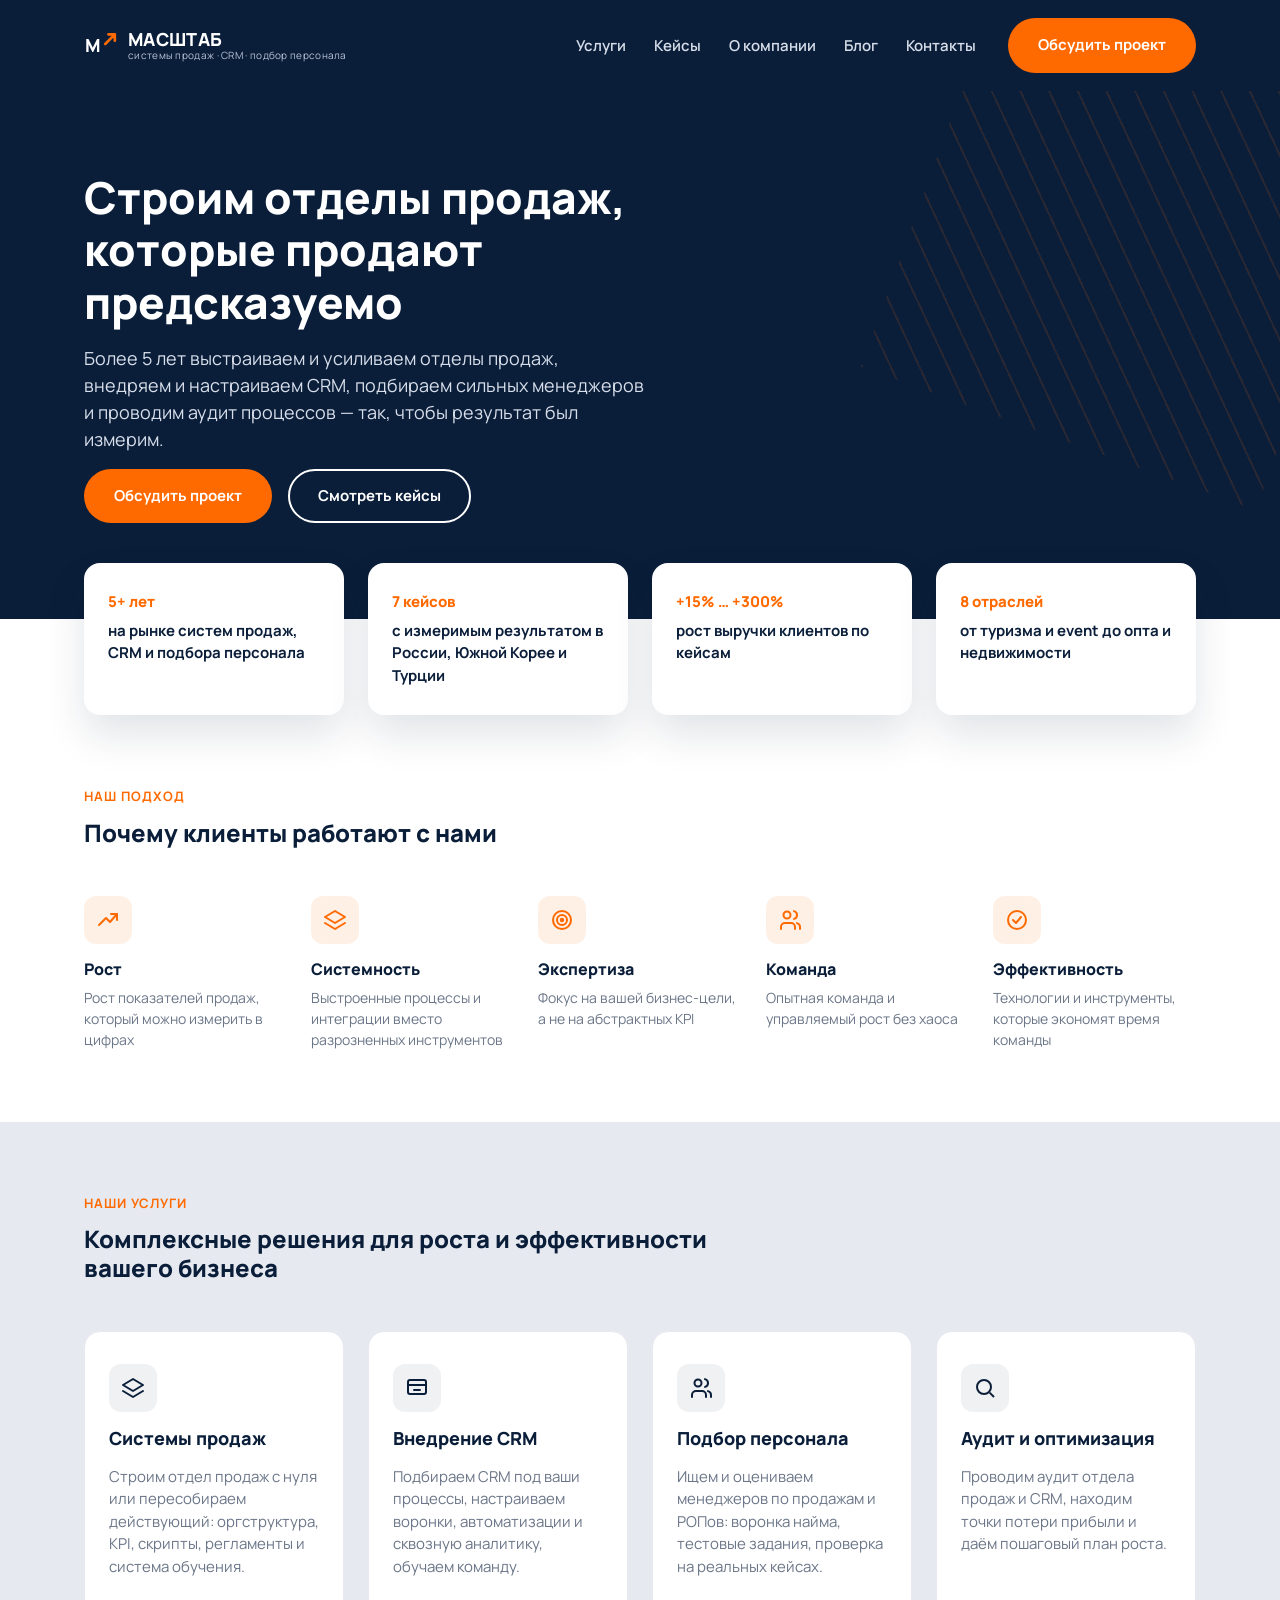
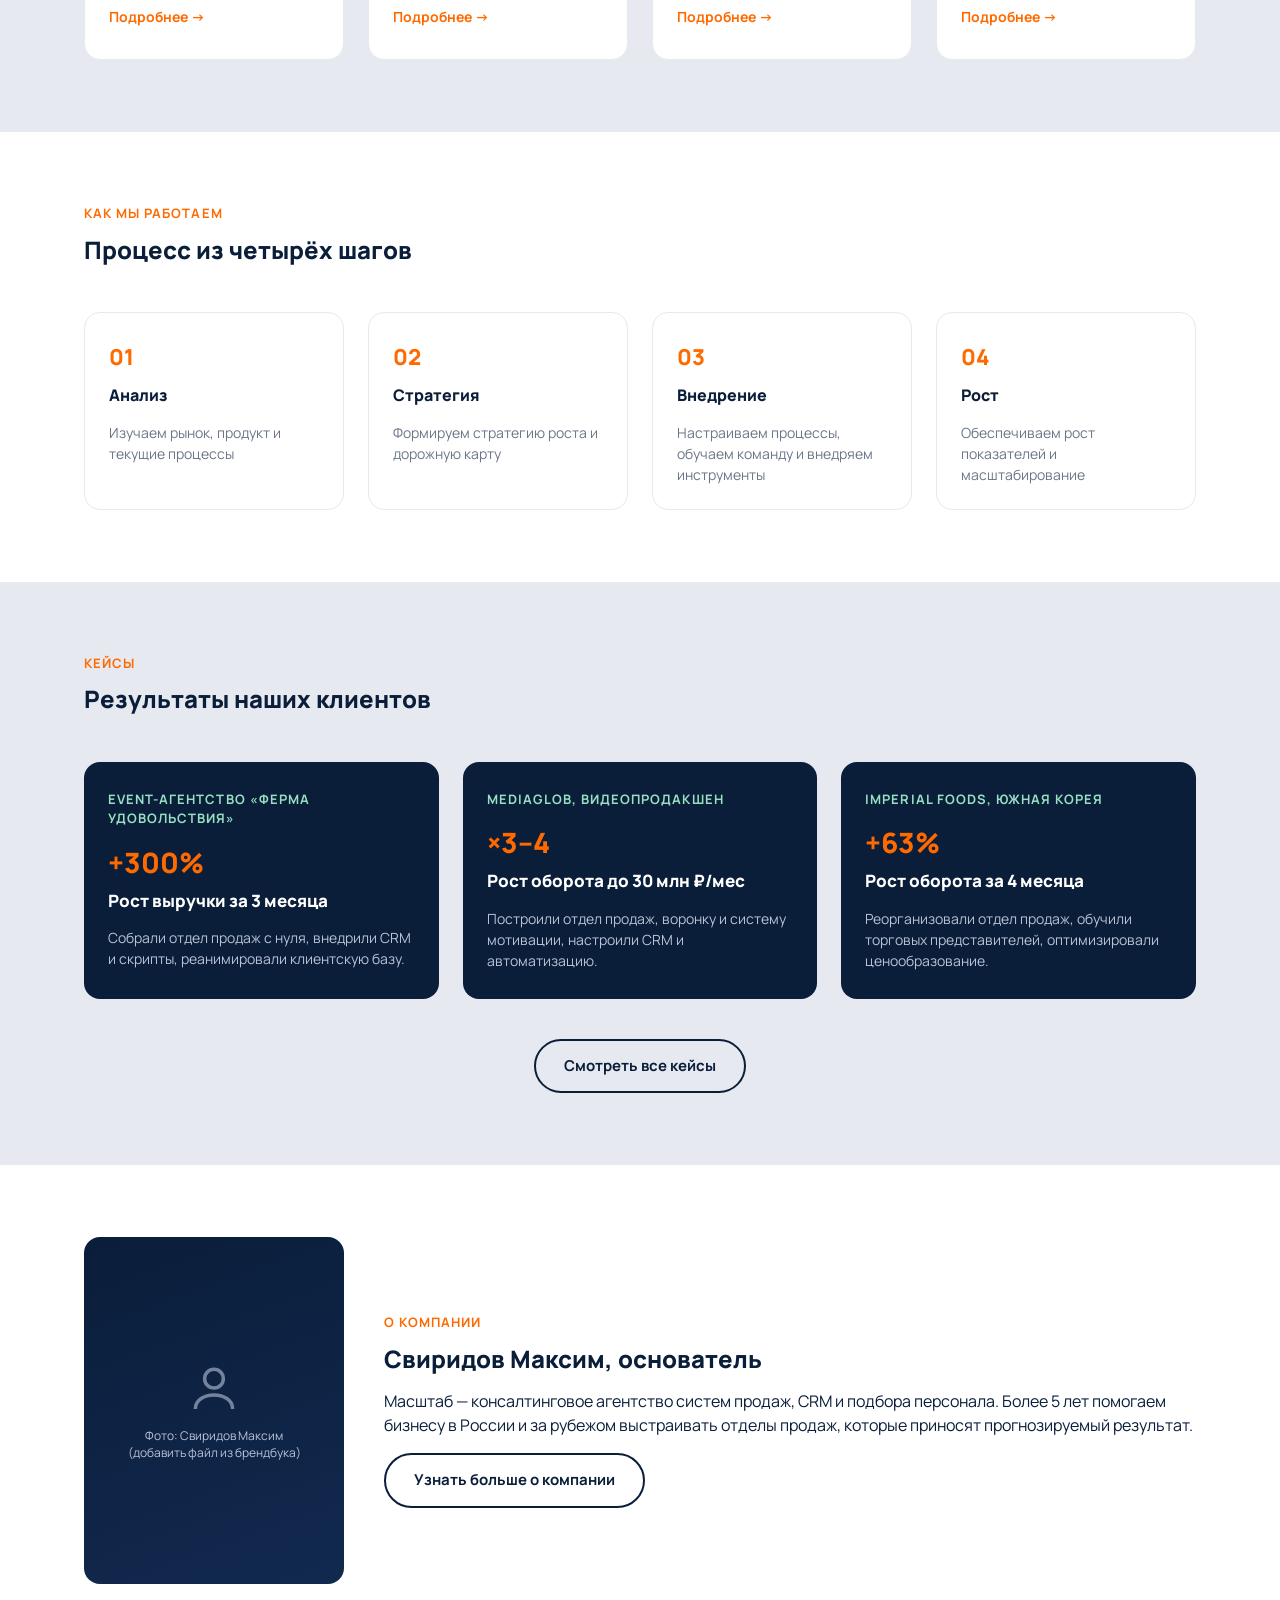
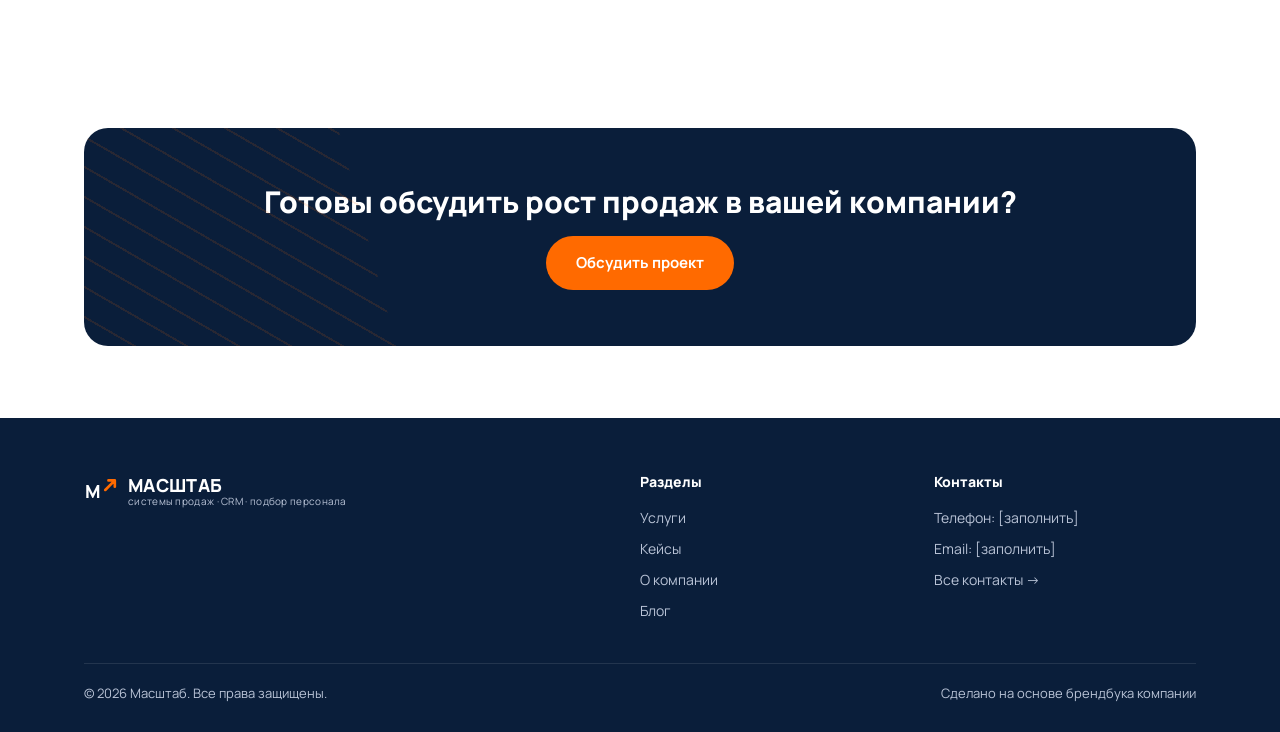
<file: site/index.html>
<!doctype html>
<html lang="ru">
<head>
<meta charset="utf-8">
<meta name="viewport" content="width=device-width, initial-scale=1">
<title>Масштаб — системы продаж, CRM, подбор персонала</title>
<meta name="description" content="Строим отделы продаж, внедряем CRM и подбираем сильных людей. Более 5 лет на рынке, 7 кейсов с измеримым результатом.">
<link rel="preconnect" href="https://fonts.googleapis.com">
<link rel="preconnect" href="https://fonts.gstatic.com" crossorigin>
<link href="https://fonts.googleapis.com/css2?family=Manrope:wght@400;600;700;800&display=swap" rel="stylesheet">
<link rel="stylesheet" href="assets/style.css">
</head>
<body>

<header class="site-header">
  <div class="container">
    <a href="index.html" class="logo">
      <svg viewBox="0 0 64 64" aria-hidden="true"><text x="2" y="46" font-family="Manrope, sans-serif" font-weight="800" font-size="34" fill="#FFFFFF">M</text><path d="M40 30 L58 12 M58 12 L58 24 M58 12 L46 12" stroke="#FF6A00" stroke-width="5" stroke-linecap="round" stroke-linejoin="round" fill="none"/></svg>
      <span class="logo-text">
        <strong>МАСШТАБ</strong>
        <span>системы продаж · CRM · подбор персонала</span>
      </span>
    </a>
    <nav class="nav">
      <ul class="nav-links">
        <li><a href="services.html">Услуги</a></li>
        <li><a href="cases.html">Кейсы</a></li>
        <li><a href="about.html">О компании</a></li>
        <li><a href="blog.html">Блог</a></li>
        <li><a href="contacts.html">Контакты</a></li>
      </ul>
      <a href="contacts.html" class="btn btn--primary">Обсудить проект</a>
      <button class="nav-toggle" aria-label="Открыть меню"><span></span><span></span><span></span></button>
    </nav>
  </div>
</header>

<section class="hero">
  <div class="container">
    <div class="hero-inner">
      <h1>Строим отделы продаж, которые продают предсказуемо</h1>
      <p class="lead">Более 5 лет выстраиваем и усиливаем отделы продаж, внедряем и настраиваем CRM, подбираем сильных менеджеров и проводим аудит процессов — так, чтобы результат был измерим.</p>
      <div class="btn-row">
        <a href="contacts.html" class="btn btn--primary">Обсудить проект</a>
        <a href="cases.html" class="btn btn--outline">Смотреть кейсы</a>
      </div>
    </div>
  </div>
</section>

<div class="container">
  <div class="trust-grid">
    <div class="trust-card">
      <span class="value">5+ лет</span>
      <strong>на рынке систем продаж, CRM и подбора персонала</strong>
    </div>
    <div class="trust-card">
      <span class="value">7 кейсов</span>
      <strong>с измеримым результатом в России, Южной Корее и Турции</strong>
    </div>
    <div class="trust-card">
      <span class="value">+15% … +300%</span>
      <strong>рост выручки клиентов по кейсам</strong>
    </div>
    <div class="trust-card">
      <span class="value">8 отраслей</span>
      <strong>от туризма и event до опта и недвижимости</strong>
    </div>
  </div>
</div>

<section class="section">
  <div class="container">
    <div class="section-head">
      <span class="eyebrow">Наш подход</span>
      <h2>Почему клиенты работают с нами</h2>
    </div>
    <div class="approach-grid">
      <div class="approach-card">
        <div class="icon-badge"><svg viewBox="0 0 24 24" fill="none" stroke="currentColor" stroke-width="2" stroke-linecap="round" stroke-linejoin="round"><polyline points="3 17 10 10 14 14 21 6"></polyline><polyline points="15 6 21 6 21 12"></polyline></svg></div>
        <h3>Рост</h3>
        <p>Рост показателей продаж, который можно измерить в цифрах</p>
      </div>
      <div class="approach-card">
        <div class="icon-badge"><svg viewBox="0 0 24 24" fill="none" stroke="currentColor" stroke-width="2" stroke-linecap="round" stroke-linejoin="round"><polygon points="12 3 2 9 12 15 22 9 12 3"></polygon><polyline points="2 15 12 21 22 15"></polyline></svg></div>
        <h3>Системность</h3>
        <p>Выстроенные процессы и интеграции вместо разрозненных инструментов</p>
      </div>
      <div class="approach-card">
        <div class="icon-badge"><svg viewBox="0 0 24 24" fill="none" stroke="currentColor" stroke-width="2"><circle cx="12" cy="12" r="9"></circle><circle cx="12" cy="12" r="5"></circle><circle cx="12" cy="12" r="1.2" fill="currentColor"></circle></svg></div>
        <h3>Экспертиза</h3>
        <p>Фокус на вашей бизнес-цели, а не на абстрактных KPI</p>
      </div>
      <div class="approach-card">
        <div class="icon-badge"><svg viewBox="0 0 24 24" fill="none" stroke="currentColor" stroke-width="2" stroke-linecap="round" stroke-linejoin="round"><path d="M17 21v-2a4 4 0 0 0-4-4H7a4 4 0 0 0-4 4v2"></path><circle cx="9" cy="7" r="3.5"></circle><path d="M22 21v-2a4 4 0 0 0-3-3.87"></path><path d="M16 3.13a4 4 0 0 1 0 7.75"></path></svg></div>
        <h3>Команда</h3>
        <p>Опытная команда и управляемый рост без хаоса</p>
      </div>
      <div class="approach-card">
        <div class="icon-badge"><svg viewBox="0 0 24 24" fill="none" stroke="currentColor" stroke-width="2" stroke-linecap="round" stroke-linejoin="round"><circle cx="12" cy="12" r="9"></circle><polyline points="8 12 11 15 16 9"></polyline></svg></div>
        <h3>Эффективность</h3>
        <p>Технологии и инструменты, которые экономят время команды</p>
      </div>
    </div>
  </div>
</section>

<section class="section section--gray" id="services">
  <div class="container">
    <div class="section-head">
      <span class="eyebrow">Наши услуги</span>
      <h2>Комплексные решения для роста и эффективности вашего бизнеса</h2>
    </div>
    <div class="card-grid">
      <div class="service-card">
        <div class="icon-badge"><svg viewBox="0 0 24 24" fill="none" stroke="currentColor" stroke-width="2" stroke-linecap="round" stroke-linejoin="round"><polygon points="12 3 2 9 12 15 22 9 12 3"></polygon><polyline points="2 15 12 21 22 15"></polyline></svg></div>
        <h3>Системы продаж</h3>
        <p>Строим отдел продаж с нуля или пересобираем действующий: оргструктура, KPI, скрипты, регламенты и система обучения.</p>
        <a href="services.html#sistemy-prodazh" class="card-link">Подробнее →</a>
      </div>
      <div class="service-card">
        <div class="icon-badge"><svg viewBox="0 0 24 24" fill="none" stroke="currentColor" stroke-width="2" stroke-linecap="round" stroke-linejoin="round"><rect x="3" y="4" width="18" height="14" rx="2"></rect><line x1="3" y1="9" x2="21" y2="9"></line><line x1="9" y1="14" x2="15" y2="14"></line></svg></div>
        <h3>Внедрение CRM</h3>
        <p>Подбираем CRM под ваши процессы, настраиваем воронки, автоматизации и сквозную аналитику, обучаем команду.</p>
        <a href="services.html#vnedrenie-crm" class="card-link">Подробнее →</a>
      </div>
      <div class="service-card">
        <div class="icon-badge"><svg viewBox="0 0 24 24" fill="none" stroke="currentColor" stroke-width="2" stroke-linecap="round" stroke-linejoin="round"><path d="M17 21v-2a4 4 0 0 0-4-4H7a4 4 0 0 0-4 4v2"></path><circle cx="9" cy="7" r="3.5"></circle><path d="M22 21v-2a4 4 0 0 0-3-3.87"></path><path d="M16 3.13a4 4 0 0 1 0 7.75"></path></svg></div>
        <h3>Подбор персонала</h3>
        <p>Ищем и оцениваем менеджеров по продажам и РОПов: воронка найма, тестовые задания, проверка на реальных кейсах.</p>
        <a href="services.html#podbor-personala" class="card-link">Подробнее →</a>
      </div>
      <div class="service-card">
        <div class="icon-badge"><svg viewBox="0 0 24 24" fill="none" stroke="currentColor" stroke-width="2"><circle cx="11" cy="11" r="7"></circle><line x1="21" y1="21" x2="16.65" y2="16.65"></line></svg></div>
        <h3>Аудит и оптимизация</h3>
        <p>Проводим аудит отдела продаж и CRM, находим точки потери прибыли и даём пошаговый план роста.</p>
        <a href="services.html#audit" class="card-link">Подробнее →</a>
      </div>
    </div>
  </div>
</section>

<section class="section">
  <div class="container">
    <div class="section-head">
      <span class="eyebrow">Как мы работаем</span>
      <h2>Процесс из четырёх шагов</h2>
    </div>
    <div class="steps-grid">
      <div class="step-card">
        <h3>Анализ</h3>
        <p>Изучаем рынок, продукт и текущие процессы</p>
      </div>
      <div class="step-card">
        <h3>Стратегия</h3>
        <p>Формируем стратегию роста и дорожную карту</p>
      </div>
      <div class="step-card">
        <h3>Внедрение</h3>
        <p>Настраиваем процессы, обучаем команду и внедряем инструменты</p>
      </div>
      <div class="step-card">
        <h3>Рост</h3>
        <p>Обеспечиваем рост показателей и масштабирование</p>
      </div>
    </div>
  </div>
</section>

<section class="section section--gray">
  <div class="container">
    <div class="section-head">
      <span class="eyebrow">Кейсы</span>
      <h2>Результаты наших клиентов</h2>
    </div>
    <div class="case-grid">
      <div class="case-card">
        <span class="eyebrow">Event-агентство «Ферма удовольствия»</span>
        <span class="metric">+300%</span>
        <h3>Рост выручки за 3 месяца</h3>
        <p>Собрали отдел продаж с нуля, внедрили CRM и скрипты, реанимировали клиентскую базу.</p>
      </div>
      <div class="case-card">
        <span class="eyebrow">MEDIAGLOB, видеопродакшен</span>
        <span class="metric">×3–4</span>
        <h3>Рост оборота до 30 млн ₽/мес</h3>
        <p>Построили отдел продаж, воронку и систему мотивации, настроили CRM и автоматизацию.</p>
      </div>
      <div class="case-card">
        <span class="eyebrow">Imperial Foods, Южная Корея</span>
        <span class="metric">+63%</span>
        <h3>Рост оборота за 4 месяца</h3>
        <p>Реорганизовали отдел продаж, обучили торговых представителей, оптимизировали ценообразование.</p>
      </div>
    </div>
    <div style="text-align:center; margin-top:40px;">
      <a href="cases.html" class="btn btn--outline-navy">Смотреть все кейсы</a>
    </div>
  </div>
</section>

<section class="section">
  <div class="container">
    <div class="founder-block">
      <div class="photo-placeholder">
        <svg viewBox="0 0 24 24" fill="none" stroke="currentColor" stroke-width="1.5"><circle cx="12" cy="8" r="4"></circle><path d="M4 21c0-4 4-6 8-6s8 2 8 6"></path></svg>
        <span>Фото: Свиридов Максим<br>(добавить файл из брендбука)</span>
      </div>
      <div>
        <span class="eyebrow">О компании</span>
        <h2>Свиридов Максим, основатель</h2>
        <p>Масштаб — консалтинговое агентство систем продаж, CRM и подбора персонала. Более 5 лет помогаем бизнесу в России и за рубежом выстраивать отделы продаж, которые приносят прогнозируемый результат.</p>
        <a href="about.html" class="btn btn--outline-navy">Узнать больше о компании</a>
      </div>
    </div>
  </div>
</section>

<section class="section">
  <div class="container">
    <div class="cta-banner">
      <h2>Готовы обсудить рост продаж в вашей компании?</h2>
      <div class="btn-row">
        <a href="contacts.html" class="btn btn--primary">Обсудить проект</a>
      </div>
    </div>
  </div>
</section>

<footer class="site-footer">
  <div class="container">
    <div class="footer-grid">
      <div>
        <a href="index.html" class="logo">
          <svg viewBox="0 0 64 64" aria-hidden="true"><text x="2" y="46" font-family="Manrope, sans-serif" font-weight="800" font-size="34" fill="#FFFFFF">M</text><path d="M40 30 L58 12 M58 12 L58 24 M58 12 L46 12" stroke="#FF6A00" stroke-width="5" stroke-linecap="round" stroke-linejoin="round" fill="none"/></svg>
          <span class="logo-text"><strong>МАСШТАБ</strong><span>системы продаж · CRM · подбор персонала</span></span>
        </a>
      </div>
      <div>
        <h4>Разделы</h4>
        <ul>
          <li><a href="services.html">Услуги</a></li>
          <li><a href="cases.html">Кейсы</a></li>
          <li><a href="about.html">О компании</a></li>
          <li><a href="blog.html">Блог</a></li>
        </ul>
      </div>
      <div>
        <h4>Контакты</h4>
        <ul>
          <li>Телефон: [заполнить]</li>
          <li>Email: [заполнить]</li>
          <li><a href="contacts.html">Все контакты →</a></li>
        </ul>
      </div>
    </div>
    <div class="footer-bottom">
      <span>© 2026 Масштаб. Все права защищены.</span>
      <span>Сделано на основе брендбука компании</span>
    </div>
  </div>
</footer>

<script src="assets/script.js"></script>
</body>
</html>
</file>
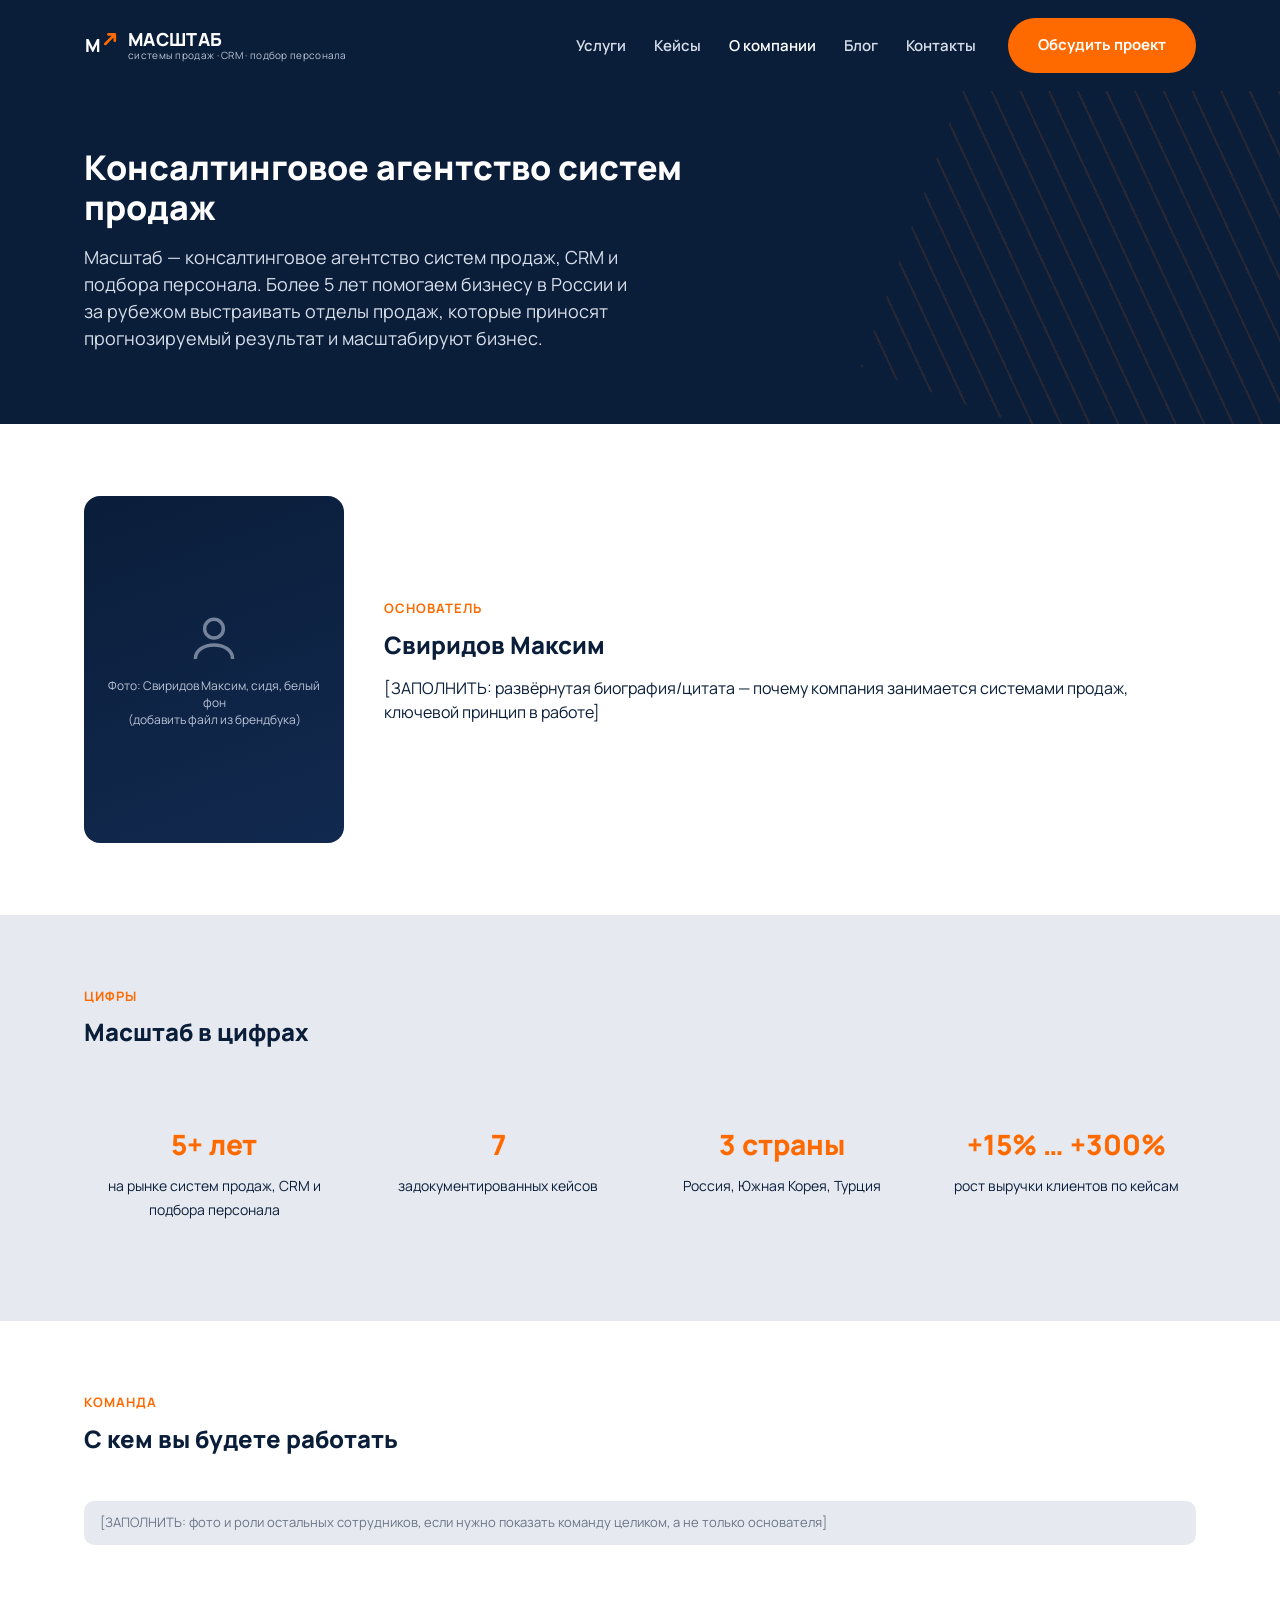
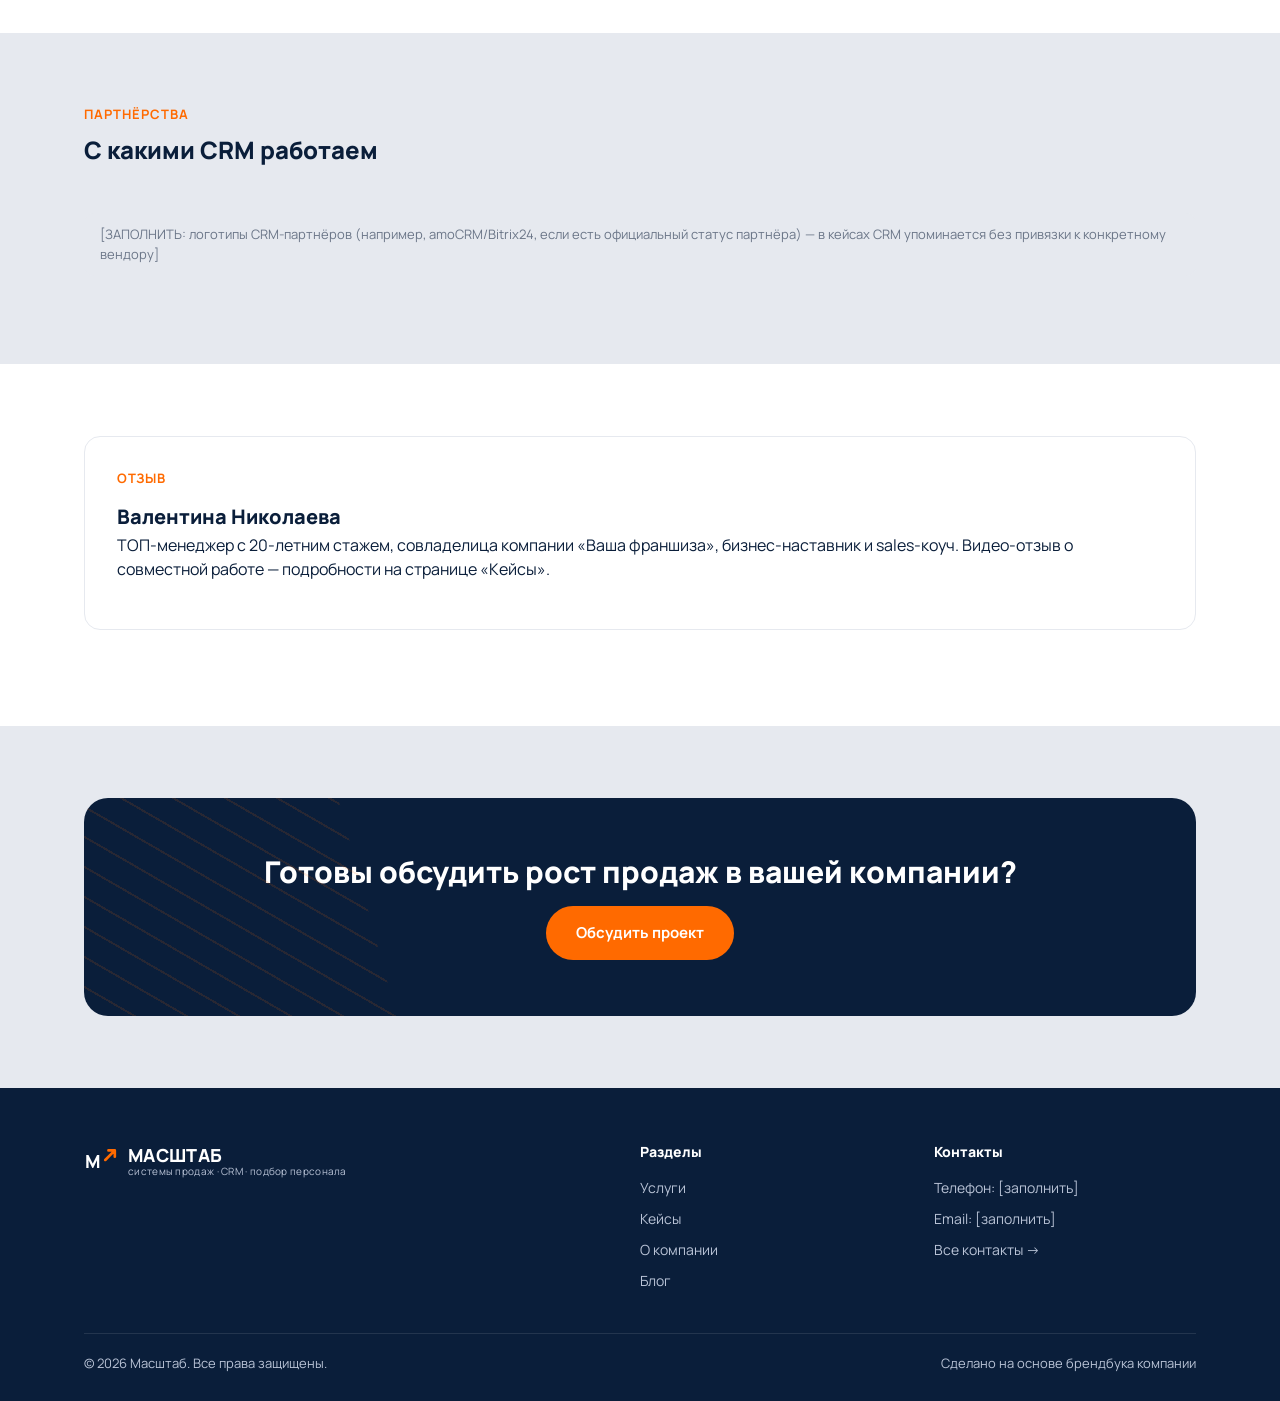
<file: site/about.html>
<!doctype html>
<html lang="ru">
<head>
<meta charset="utf-8">
<meta name="viewport" content="width=device-width, initial-scale=1">
<title>О компании — Масштаб</title>
<meta name="description" content="Масштаб — консалтинговое агентство систем продаж, CRM и подбора персонала. Более 5 лет на рынке.">
<link rel="preconnect" href="https://fonts.googleapis.com">
<link rel="preconnect" href="https://fonts.gstatic.com" crossorigin>
<link href="https://fonts.googleapis.com/css2?family=Manrope:wght@400;600;700;800&display=swap" rel="stylesheet">
<link rel="stylesheet" href="assets/style.css">
</head>
<body>

<header class="site-header">
  <div class="container">
    <a href="index.html" class="logo">
      <svg viewBox="0 0 64 64" aria-hidden="true"><text x="2" y="46" font-family="Manrope, sans-serif" font-weight="800" font-size="34" fill="#FFFFFF">M</text><path d="M40 30 L58 12 M58 12 L58 24 M58 12 L46 12" stroke="#FF6A00" stroke-width="5" stroke-linecap="round" stroke-linejoin="round" fill="none"/></svg>
      <span class="logo-text"><strong>МАСШТАБ</strong><span>системы продаж · CRM · подбор персонала</span></span>
    </a>
    <nav class="nav">
      <ul class="nav-links">
        <li><a href="services.html">Услуги</a></li>
        <li><a href="cases.html">Кейсы</a></li>
        <li><a href="about.html" aria-current="page">О компании</a></li>
        <li><a href="blog.html">Блог</a></li>
        <li><a href="contacts.html">Контакты</a></li>
      </ul>
      <a href="contacts.html" class="btn btn--primary">Обсудить проект</a>
      <button class="nav-toggle" aria-label="Открыть меню"><span></span><span></span><span></span></button>
    </nav>
  </div>
</header>

<section class="hero" style="padding: 56px 0;">
  <div class="container">
    <div class="hero-inner">
      <h1 style="font-size: 34px;">Консалтинговое агентство систем продаж</h1>
      <p class="lead">Масштаб — консалтинговое агентство систем продаж, CRM и подбора персонала. Более 5 лет помогаем бизнесу в России и за рубежом выстраивать отделы продаж, которые приносят прогнозируемый результат и масштабируют бизнес.</p>
    </div>
  </div>
</section>

<section class="section">
  <div class="container">
    <div class="founder-block">
      <div class="photo-placeholder">
        <svg viewBox="0 0 24 24" fill="none" stroke="currentColor" stroke-width="1.5"><circle cx="12" cy="8" r="4"></circle><path d="M4 21c0-4 4-6 8-6s8 2 8 6"></path></svg>
        <span>Фото: Свиридов Максим, сидя, белый фон<br>(добавить файл из брендбука)</span>
      </div>
      <div>
        <span class="eyebrow">Основатель</span>
        <h2>Свиридов Максим</h2>
        <p>[ЗАПОЛНИТЬ: развёрнутая биография/цитата — почему компания занимается системами продаж, ключевой принцип в работе]</p>
      </div>
    </div>
  </div>
</section>

<section class="section section--gray">
  <div class="container">
    <div class="section-head">
      <span class="eyebrow">Цифры</span>
      <h2>Масштаб в цифрах</h2>
    </div>
    <div class="numbers-grid">
      <div class="number-card">
        <span class="value">5+ лет</span>
        <span class="label">на рынке систем продаж, CRM и подбора персонала</span>
      </div>
      <div class="number-card">
        <span class="value">7</span>
        <span class="label">задокументированных кейсов</span>
      </div>
      <div class="number-card">
        <span class="value">3 страны</span>
        <span class="label">Россия, Южная Корея, Турция</span>
      </div>
      <div class="number-card">
        <span class="value">+15% … +300%</span>
        <span class="label">рост выручки клиентов по кейсам</span>
      </div>
    </div>
  </div>
</section>

<section class="section">
  <div class="container">
    <div class="section-head">
      <span class="eyebrow">Команда</span>
      <h2>С кем вы будете работать</h2>
    </div>
    <p class="placeholder-note">[ЗАПОЛНИТЬ: фото и роли остальных сотрудников, если нужно показать команду целиком, а не только основателя]</p>
  </div>
</section>

<section class="section section--gray">
  <div class="container">
    <div class="section-head">
      <span class="eyebrow">Партнёрства</span>
      <h2>С какими CRM работаем</h2>
    </div>
    <p class="placeholder-note">[ЗАПОЛНИТЬ: логотипы CRM-партнёров (например, amoCRM/Bitrix24, если есть официальный статус партнёра) — в кейсах CRM упоминается без привязки к конкретному вендору]</p>
  </div>
</section>

<section class="section">
  <div class="container">
    <div class="case-entry">
      <span class="niche">Отзыв</span>
      <h3>Валентина Николаева</h3>
      <p>ТОП-менеджер с 20-летним стажем, совладелица компании «Ваша франшиза», бизнес-наставник и sales-коуч. Видео-отзыв о совместной работе — подробности на странице <a href="cases.html">«Кейсы»</a>.</p>
    </div>
  </div>
</section>

<section class="section section--gray">
  <div class="container">
    <div class="cta-banner">
      <h2>Готовы обсудить рост продаж в вашей компании?</h2>
      <div class="btn-row">
        <a href="contacts.html" class="btn btn--primary">Обсудить проект</a>
      </div>
    </div>
  </div>
</section>

<footer class="site-footer">
  <div class="container">
    <div class="footer-grid">
      <div>
        <a href="index.html" class="logo">
          <svg viewBox="0 0 64 64" aria-hidden="true"><text x="2" y="46" font-family="Manrope, sans-serif" font-weight="800" font-size="34" fill="#FFFFFF">M</text><path d="M40 30 L58 12 M58 12 L58 24 M58 12 L46 12" stroke="#FF6A00" stroke-width="5" stroke-linecap="round" stroke-linejoin="round" fill="none"/></svg>
          <span class="logo-text"><strong>МАСШТАБ</strong><span>системы продаж · CRM · подбор персонала</span></span>
        </a>
      </div>
      <div>
        <h4>Разделы</h4>
        <ul>
          <li><a href="services.html">Услуги</a></li>
          <li><a href="cases.html">Кейсы</a></li>
          <li><a href="about.html">О компании</a></li>
          <li><a href="blog.html">Блог</a></li>
        </ul>
      </div>
      <div>
        <h4>Контакты</h4>
        <ul>
          <li>Телефон: [заполнить]</li>
          <li>Email: [заполнить]</li>
          <li><a href="contacts.html">Все контакты →</a></li>
        </ul>
      </div>
    </div>
    <div class="footer-bottom">
      <span>© 2026 Масштаб. Все права защищены.</span>
      <span>Сделано на основе брендбука компании</span>
    </div>
  </div>
</footer>

<script src="assets/script.js"></script>
</body>
</html>
</file>
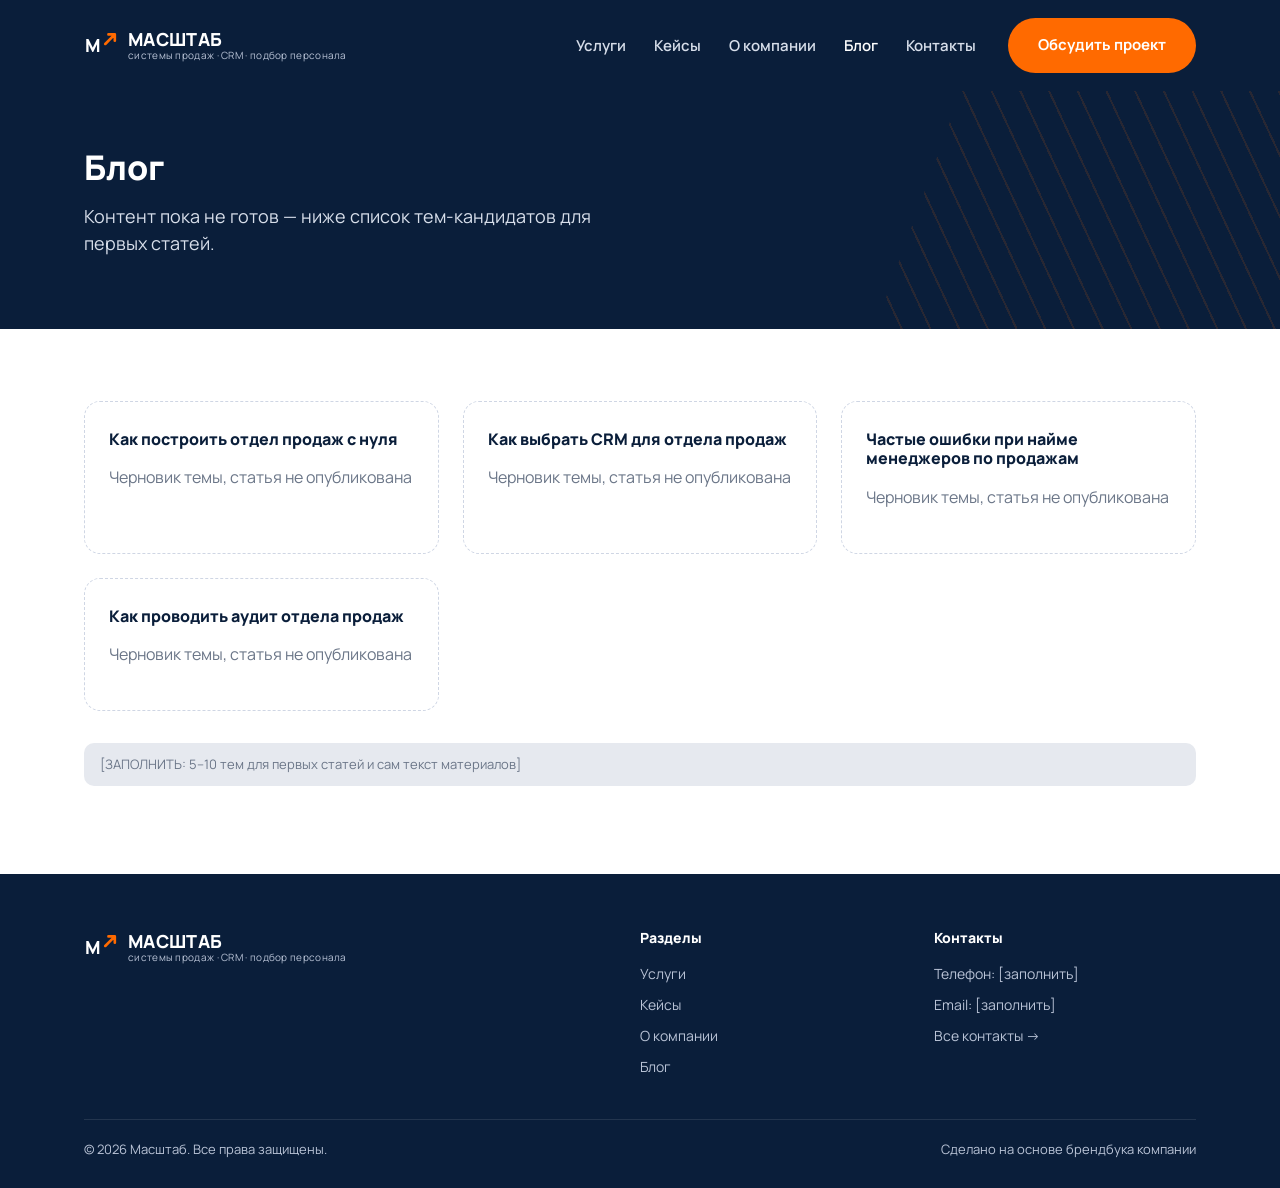
<file: site/blog.html>
<!doctype html>
<html lang="ru">
<head>
<meta charset="utf-8">
<meta name="viewport" content="width=device-width, initial-scale=1">
<title>Блог — Масштаб</title>
<meta name="description" content="Статьи о системах продаж, CRM и подборе персонала.">
<link rel="preconnect" href="https://fonts.googleapis.com">
<link rel="preconnect" href="https://fonts.gstatic.com" crossorigin>
<link href="https://fonts.googleapis.com/css2?family=Manrope:wght@400;600;700;800&display=swap" rel="stylesheet">
<link rel="stylesheet" href="assets/style.css">
</head>
<body>

<header class="site-header">
  <div class="container">
    <a href="index.html" class="logo">
      <svg viewBox="0 0 64 64" aria-hidden="true"><text x="2" y="46" font-family="Manrope, sans-serif" font-weight="800" font-size="34" fill="#FFFFFF">M</text><path d="M40 30 L58 12 M58 12 L58 24 M58 12 L46 12" stroke="#FF6A00" stroke-width="5" stroke-linecap="round" stroke-linejoin="round" fill="none"/></svg>
      <span class="logo-text"><strong>МАСШТАБ</strong><span>системы продаж · CRM · подбор персонала</span></span>
    </a>
    <nav class="nav">
      <ul class="nav-links">
        <li><a href="services.html">Услуги</a></li>
        <li><a href="cases.html">Кейсы</a></li>
        <li><a href="about.html">О компании</a></li>
        <li><a href="blog.html" aria-current="page">Блог</a></li>
        <li><a href="contacts.html">Контакты</a></li>
      </ul>
      <a href="contacts.html" class="btn btn--primary">Обсудить проект</a>
      <button class="nav-toggle" aria-label="Открыть меню"><span></span><span></span><span></span></button>
    </nav>
  </div>
</header>

<section class="hero" style="padding: 56px 0;">
  <div class="container">
    <div class="hero-inner">
      <h1 style="font-size: 34px;">Блог</h1>
      <p class="lead">Контент пока не готов — ниже список тем-кандидатов для первых статей.</p>
    </div>
  </div>
</section>

<section class="section">
  <div class="container">
    <div class="blog-grid">
      <div class="blog-card">
        <h3>Как построить отдел продаж с нуля</h3>
        <p>Черновик темы, статья не опубликована</p>
      </div>
      <div class="blog-card">
        <h3>Как выбрать CRM для отдела продаж</h3>
        <p>Черновик темы, статья не опубликована</p>
      </div>
      <div class="blog-card">
        <h3>Частые ошибки при найме менеджеров по продажам</h3>
        <p>Черновик темы, статья не опубликована</p>
      </div>
      <div class="blog-card">
        <h3>Как проводить аудит отдела продаж</h3>
        <p>Черновик темы, статья не опубликована</p>
      </div>
    </div>
    <p class="placeholder-note" style="margin-top:32px;">[ЗАПОЛНИТЬ: 5–10 тем для первых статей и сам текст материалов]</p>
  </div>
</section>

<footer class="site-footer">
  <div class="container">
    <div class="footer-grid">
      <div>
        <a href="index.html" class="logo">
          <svg viewBox="0 0 64 64" aria-hidden="true"><text x="2" y="46" font-family="Manrope, sans-serif" font-weight="800" font-size="34" fill="#FFFFFF">M</text><path d="M40 30 L58 12 M58 12 L58 24 M58 12 L46 12" stroke="#FF6A00" stroke-width="5" stroke-linecap="round" stroke-linejoin="round" fill="none"/></svg>
          <span class="logo-text"><strong>МАСШТАБ</strong><span>системы продаж · CRM · подбор персонала</span></span>
        </a>
      </div>
      <div>
        <h4>Разделы</h4>
        <ul>
          <li><a href="services.html">Услуги</a></li>
          <li><a href="cases.html">Кейсы</a></li>
          <li><a href="about.html">О компании</a></li>
          <li><a href="blog.html">Блог</a></li>
        </ul>
      </div>
      <div>
        <h4>Контакты</h4>
        <ul>
          <li>Телефон: [заполнить]</li>
          <li>Email: [заполнить]</li>
          <li><a href="contacts.html">Все контакты →</a></li>
        </ul>
      </div>
    </div>
    <div class="footer-bottom">
      <span>© 2026 Масштаб. Все права защищены.</span>
      <span>Сделано на основе брендбука компании</span>
    </div>
  </div>
</footer>

<script src="assets/script.js"></script>
</body>
</html>
</file>
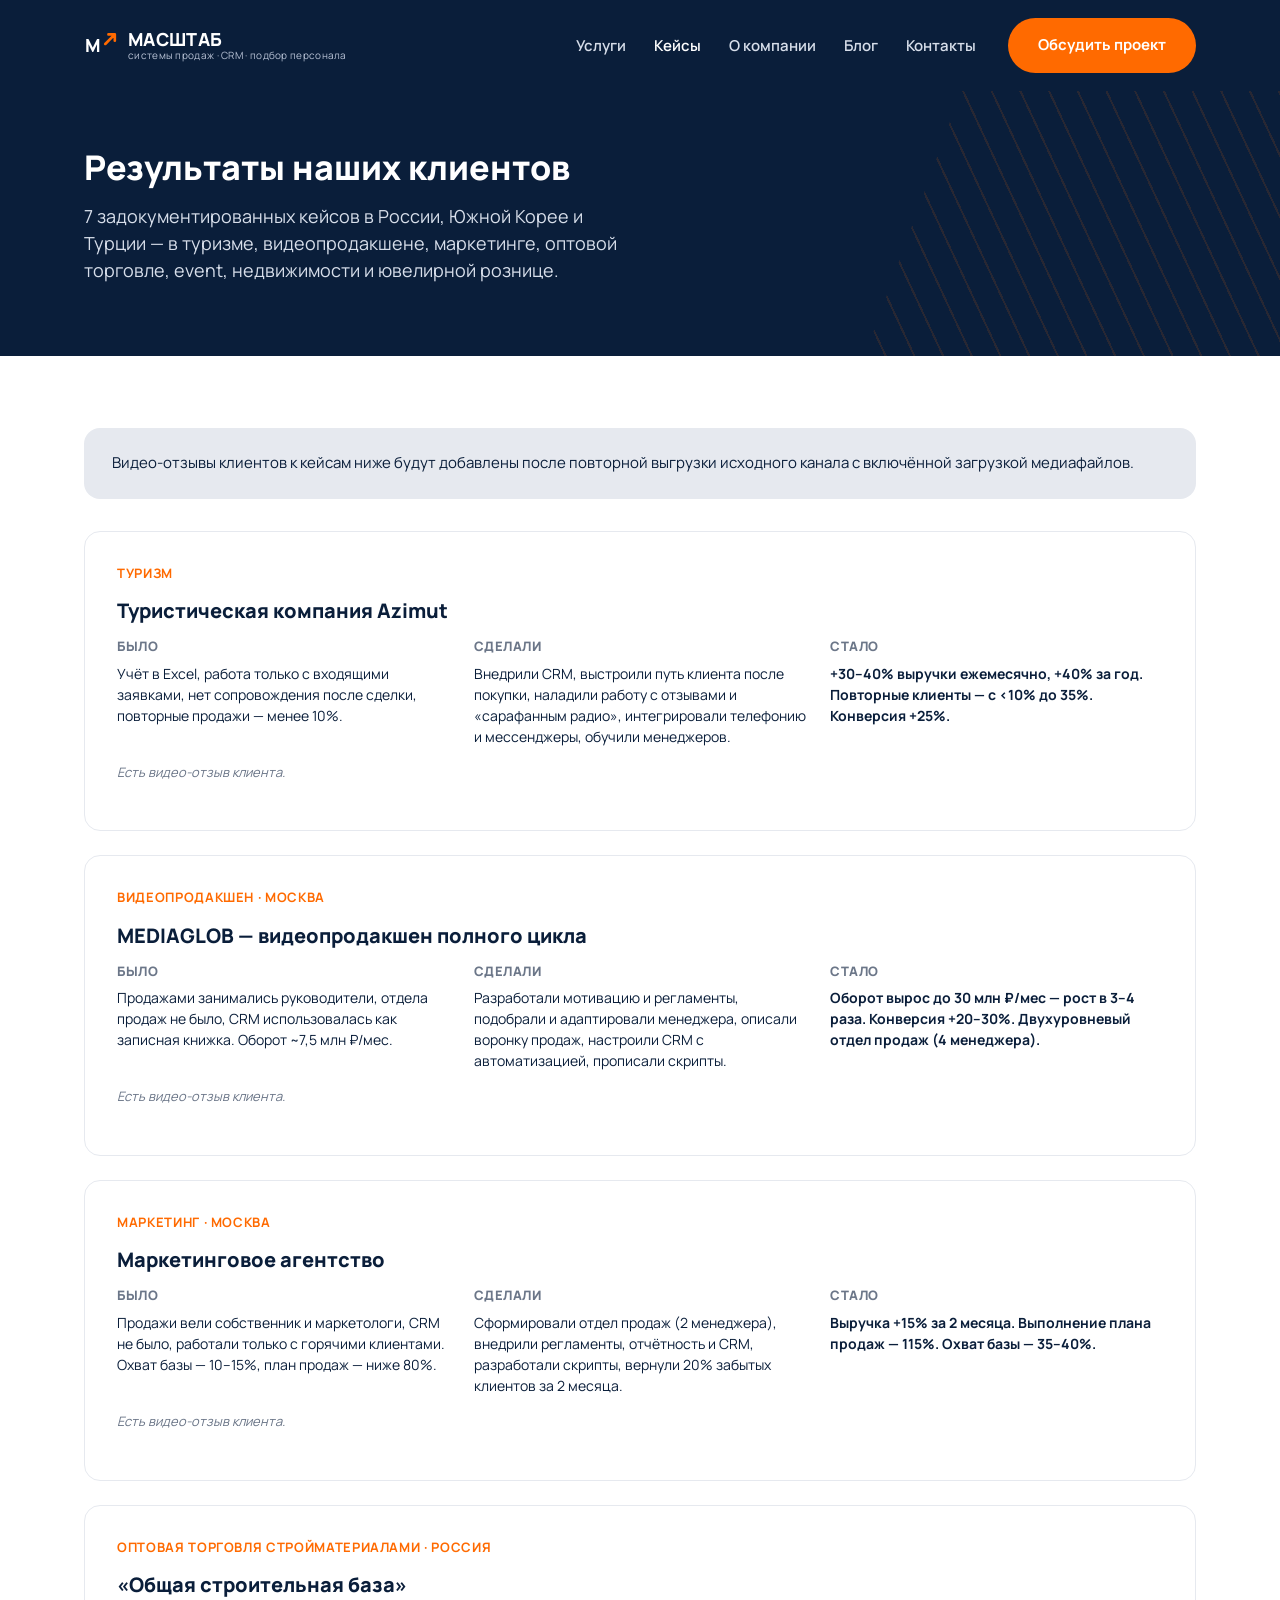
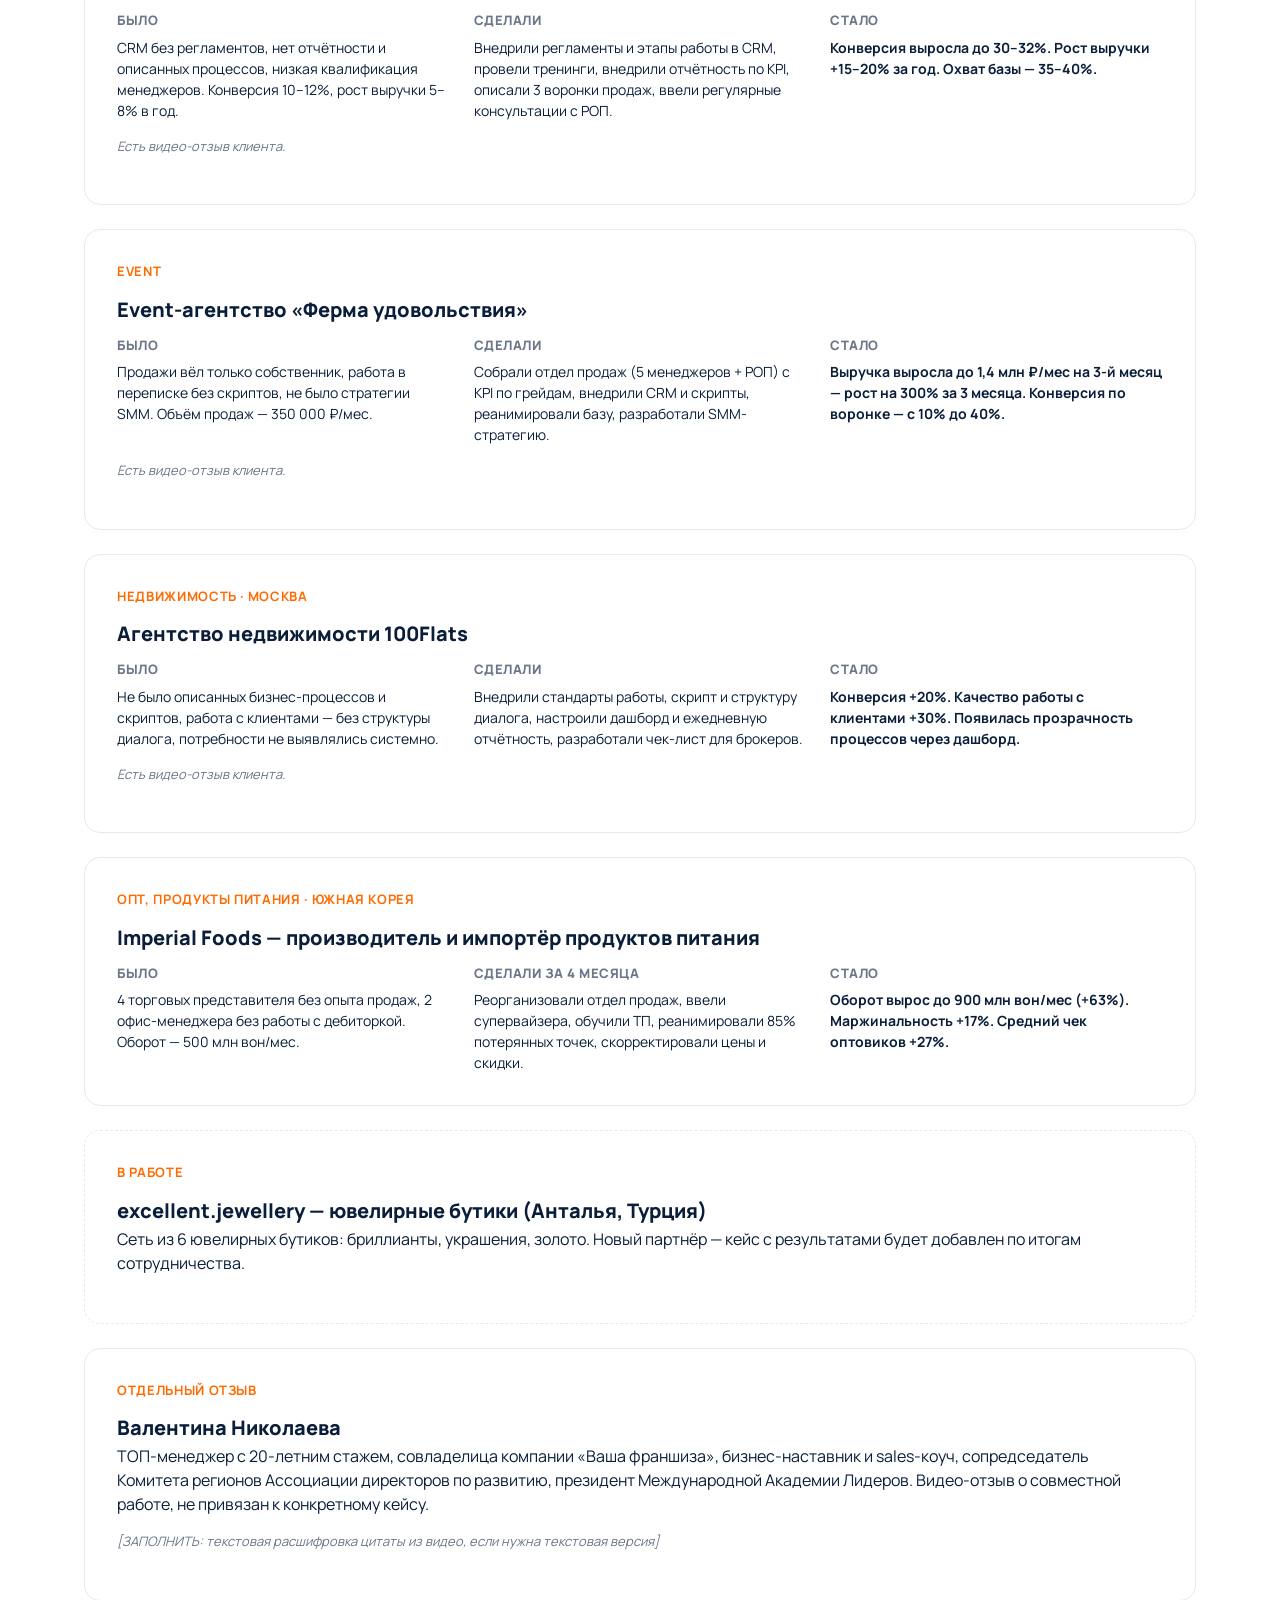
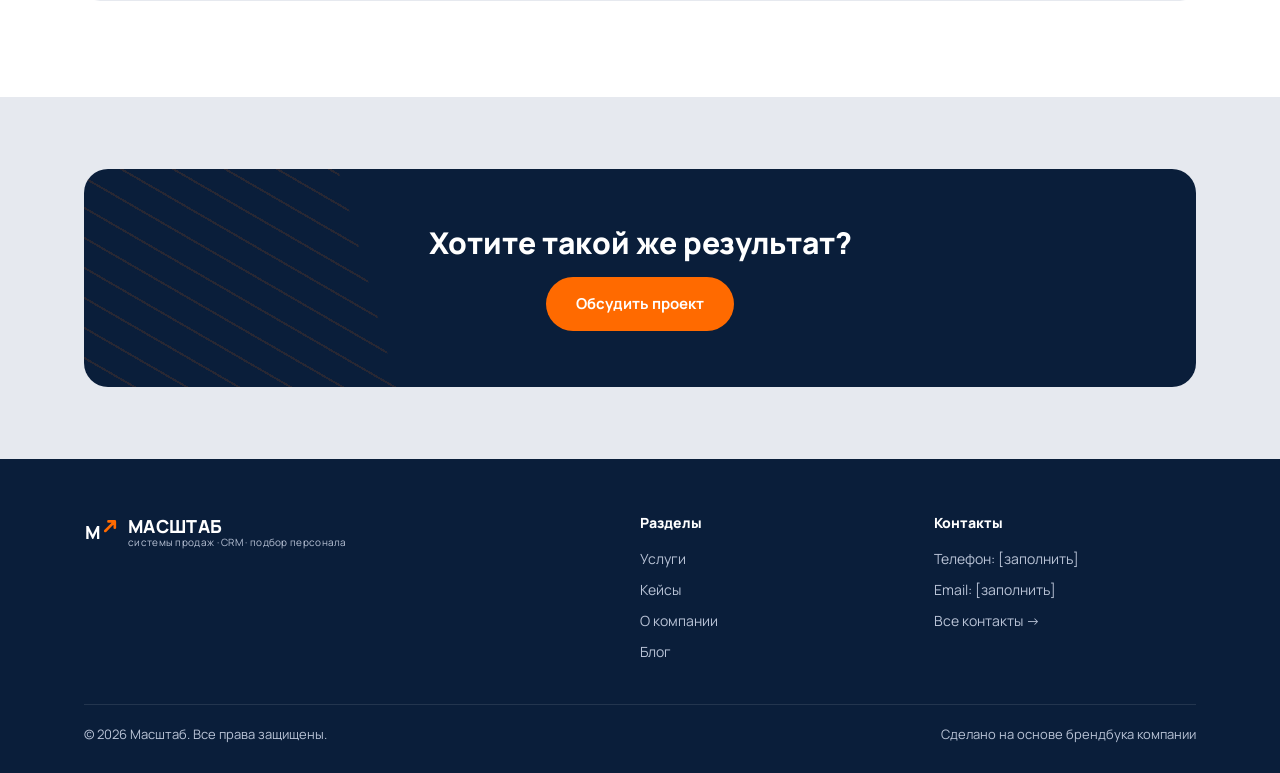
<file: site/cases.html>
<!doctype html>
<html lang="ru">
<head>
<meta charset="utf-8">
<meta name="viewport" content="width=device-width, initial-scale=1">
<title>Кейсы — Масштаб</title>
<meta name="description" content="7 реальных кейсов с цифрами: рост выручки, конверсии и оборота клиентов компании Масштаб.">
<link rel="preconnect" href="https://fonts.googleapis.com">
<link rel="preconnect" href="https://fonts.gstatic.com" crossorigin>
<link href="https://fonts.googleapis.com/css2?family=Manrope:wght@400;600;700;800&display=swap" rel="stylesheet">
<link rel="stylesheet" href="assets/style.css">
</head>
<body>

<header class="site-header">
  <div class="container">
    <a href="index.html" class="logo">
      <svg viewBox="0 0 64 64" aria-hidden="true"><text x="2" y="46" font-family="Manrope, sans-serif" font-weight="800" font-size="34" fill="#FFFFFF">M</text><path d="M40 30 L58 12 M58 12 L58 24 M58 12 L46 12" stroke="#FF6A00" stroke-width="5" stroke-linecap="round" stroke-linejoin="round" fill="none"/></svg>
      <span class="logo-text"><strong>МАСШТАБ</strong><span>системы продаж · CRM · подбор персонала</span></span>
    </a>
    <nav class="nav">
      <ul class="nav-links">
        <li><a href="services.html">Услуги</a></li>
        <li><a href="cases.html" aria-current="page">Кейсы</a></li>
        <li><a href="about.html">О компании</a></li>
        <li><a href="blog.html">Блог</a></li>
        <li><a href="contacts.html">Контакты</a></li>
      </ul>
      <a href="contacts.html" class="btn btn--primary">Обсудить проект</a>
      <button class="nav-toggle" aria-label="Открыть меню"><span></span><span></span><span></span></button>
    </nav>
  </div>
</header>

<section class="hero" style="padding: 56px 0;">
  <div class="container">
    <div class="hero-inner">
      <h1 style="font-size: 34px;">Результаты наших клиентов</h1>
      <p class="lead">7 задокументированных кейсов в России, Южной Корее и Турции — в туризме, видеопродакшене, маркетинге, оптовой торговле, event, недвижимости и ювелирной рознице.</p>
    </div>
  </div>
</section>

<section class="section">
  <div class="container">

    <div class="callout">
      Видео-отзывы клиентов к кейсам ниже будут добавлены после повторной выгрузки
      исходного канала с включённой загрузкой медиафайлов.
    </div>

    <div class="case-entry">
      <span class="niche">Туризм</span>
      <h3>Туристическая компания Azimut</h3>
      <div class="case-columns">
        <div>
          <h4>Было</h4>
          <p>Учёт в Excel, работа только с входящими заявками, нет сопровождения после сделки, повторные продажи — менее 10%.</p>
        </div>
        <div>
          <h4>Сделали</h4>
          <p>Внедрили CRM, выстроили путь клиента после покупки, наладили работу с отзывами и «сарафанным радио», интегрировали телефонию и мессенджеры, обучили менеджеров.</p>
        </div>
        <div class="result">
          <h4>Стало</h4>
          <p>+30–40% выручки ежемесячно, +40% за год. Повторные клиенты — с &lt;10% до 35%. Конверсия +25%.</p>
        </div>
      </div>
      <p class="case-note">Есть видео-отзыв клиента.</p>
    </div>

    <div class="case-entry">
      <span class="niche">Видеопродакшен · Москва</span>
      <h3>MEDIAGLOB — видеопродакшен полного цикла</h3>
      <div class="case-columns">
        <div>
          <h4>Было</h4>
          <p>Продажами занимались руководители, отдела продаж не было, CRM использовалась как записная книжка. Оборот ~7,5 млн ₽/мес.</p>
        </div>
        <div>
          <h4>Сделали</h4>
          <p>Разработали мотивацию и регламенты, подобрали и адаптировали менеджера, описали воронку продаж, настроили CRM с автоматизацией, прописали скрипты.</p>
        </div>
        <div class="result">
          <h4>Стало</h4>
          <p>Оборот вырос до 30 млн ₽/мес — рост в 3–4 раза. Конверсия +20–30%. Двухуровневый отдел продаж (4 менеджера).</p>
        </div>
      </div>
      <p class="case-note">Есть видео-отзыв клиента.</p>
    </div>

    <div class="case-entry">
      <span class="niche">Маркетинг · Москва</span>
      <h3>Маркетинговое агентство</h3>
      <div class="case-columns">
        <div>
          <h4>Было</h4>
          <p>Продажи вели собственник и маркетологи, CRM не было, работали только с горячими клиентами. Охват базы — 10–15%, план продаж — ниже 80%.</p>
        </div>
        <div>
          <h4>Сделали</h4>
          <p>Сформировали отдел продаж (2 менеджера), внедрили регламенты, отчётность и CRM, разработали скрипты, вернули 20% забытых клиентов за 2 месяца.</p>
        </div>
        <div class="result">
          <h4>Стало</h4>
          <p>Выручка +15% за 2 месяца. Выполнение плана продаж — 115%. Охват базы — 35–40%.</p>
        </div>
      </div>
      <p class="case-note">Есть видео-отзыв клиента.</p>
    </div>

    <div class="case-entry">
      <span class="niche">Оптовая торговля стройматериалами · Россия</span>
      <h3>«Общая строительная база»</h3>
      <div class="case-columns">
        <div>
          <h4>Было</h4>
          <p>CRM без регламентов, нет отчётности и описанных процессов, низкая квалификация менеджеров. Конверсия 10–12%, рост выручки 5–8% в год.</p>
        </div>
        <div>
          <h4>Сделали</h4>
          <p>Внедрили регламенты и этапы работы в CRM, провели тренинги, внедрили отчётность по KPI, описали 3 воронки продаж, ввели регулярные консультации с РОП.</p>
        </div>
        <div class="result">
          <h4>Стало</h4>
          <p>Конверсия выросла до 30–32%. Рост выручки +15–20% за год. Охват базы — 35–40%.</p>
        </div>
      </div>
      <p class="case-note">Есть видео-отзыв клиента.</p>
    </div>

    <div class="case-entry">
      <span class="niche">Event</span>
      <h3>Event-агентство «Ферма удовольствия»</h3>
      <div class="case-columns">
        <div>
          <h4>Было</h4>
          <p>Продажи вёл только собственник, работа в переписке без скриптов, не было стратегии SMM. Объём продаж — 350 000 ₽/мес.</p>
        </div>
        <div>
          <h4>Сделали</h4>
          <p>Собрали отдел продаж (5 менеджеров + РОП) с KPI по грейдам, внедрили CRM и скрипты, реанимировали базу, разработали SMM-стратегию.</p>
        </div>
        <div class="result">
          <h4>Стало</h4>
          <p>Выручка выросла до 1,4 млн ₽/мес на 3-й месяц — рост на 300% за 3 месяца. Конверсия по воронке — с 10% до 40%.</p>
        </div>
      </div>
      <p class="case-note">Есть видео-отзыв клиента.</p>
    </div>

    <div class="case-entry">
      <span class="niche">Недвижимость · Москва</span>
      <h3>Агентство недвижимости 100Flats</h3>
      <div class="case-columns">
        <div>
          <h4>Было</h4>
          <p>Не было описанных бизнес-процессов и скриптов, работа с клиентами — без структуры диалога, потребности не выявлялись системно.</p>
        </div>
        <div>
          <h4>Сделали</h4>
          <p>Внедрили стандарты работы, скрипт и структуру диалога, настроили дашборд и ежедневную отчётность, разработали чек-лист для брокеров.</p>
        </div>
        <div class="result">
          <h4>Стало</h4>
          <p>Конверсия +20%. Качество работы с клиентами +30%. Появилась прозрачность процессов через дашборд.</p>
        </div>
      </div>
      <p class="case-note">Есть видео-отзыв клиента.</p>
    </div>

    <div class="case-entry">
      <span class="niche">Опт, продукты питания · Южная Корея</span>
      <h3>Imperial Foods — производитель и импортёр продуктов питания</h3>
      <div class="case-columns">
        <div>
          <h4>Было</h4>
          <p>4 торговых представителя без опыта продаж, 2 офис-менеджера без работы с дебиторкой. Оборот — 500 млн вон/мес.</p>
        </div>
        <div>
          <h4>Сделали за 4 месяца</h4>
          <p>Реорганизовали отдел продаж, ввели супервайзера, обучили ТП, реанимировали 85% потерянных точек, скорректировали цены и скидки.</p>
        </div>
        <div class="result">
          <h4>Стало</h4>
          <p>Оборот вырос до 900 млн вон/мес (+63%). Маржинальность +17%. Средний чек оптовиков +27%.</p>
        </div>
      </div>
    </div>

    <div class="case-entry" style="border-style: dashed;">
      <span class="niche">В работе</span>
      <h3>excellent.jewellery — ювелирные бутики (Анталья, Турция)</h3>
      <p>Сеть из 6 ювелирных бутиков: бриллианты, украшения, золото. Новый партнёр — кейс с результатами будет добавлен по итогам сотрудничества.</p>
    </div>

    <div class="case-entry">
      <span class="niche">Отдельный отзыв</span>
      <h3>Валентина Николаева</h3>
      <p>ТОП-менеджер с 20-летним стажем, совладелица компании «Ваша франшиза», бизнес-наставник и sales-коуч, сопредседатель Комитета регионов Ассоциации директоров по развитию, президент Международной Академии Лидеров. Видео-отзыв о совместной работе, не привязан к конкретному кейсу.</p>
      <p class="case-note">[ЗАПОЛНИТЬ: текстовая расшифровка цитаты из видео, если нужна текстовая версия]</p>
    </div>

  </div>
</section>

<section class="section section--gray">
  <div class="container">
    <div class="cta-banner">
      <h2>Хотите такой же результат?</h2>
      <div class="btn-row">
        <a href="contacts.html" class="btn btn--primary">Обсудить проект</a>
      </div>
    </div>
  </div>
</section>

<footer class="site-footer">
  <div class="container">
    <div class="footer-grid">
      <div>
        <a href="index.html" class="logo">
          <svg viewBox="0 0 64 64" aria-hidden="true"><text x="2" y="46" font-family="Manrope, sans-serif" font-weight="800" font-size="34" fill="#FFFFFF">M</text><path d="M40 30 L58 12 M58 12 L58 24 M58 12 L46 12" stroke="#FF6A00" stroke-width="5" stroke-linecap="round" stroke-linejoin="round" fill="none"/></svg>
          <span class="logo-text"><strong>МАСШТАБ</strong><span>системы продаж · CRM · подбор персонала</span></span>
        </a>
      </div>
      <div>
        <h4>Разделы</h4>
        <ul>
          <li><a href="services.html">Услуги</a></li>
          <li><a href="cases.html">Кейсы</a></li>
          <li><a href="about.html">О компании</a></li>
          <li><a href="blog.html">Блог</a></li>
        </ul>
      </div>
      <div>
        <h4>Контакты</h4>
        <ul>
          <li>Телефон: [заполнить]</li>
          <li>Email: [заполнить]</li>
          <li><a href="contacts.html">Все контакты →</a></li>
        </ul>
      </div>
    </div>
    <div class="footer-bottom">
      <span>© 2026 Масштаб. Все права защищены.</span>
      <span>Сделано на основе брендбука компании</span>
    </div>
  </div>
</footer>

<script src="assets/script.js"></script>
</body>
</html>
</file>
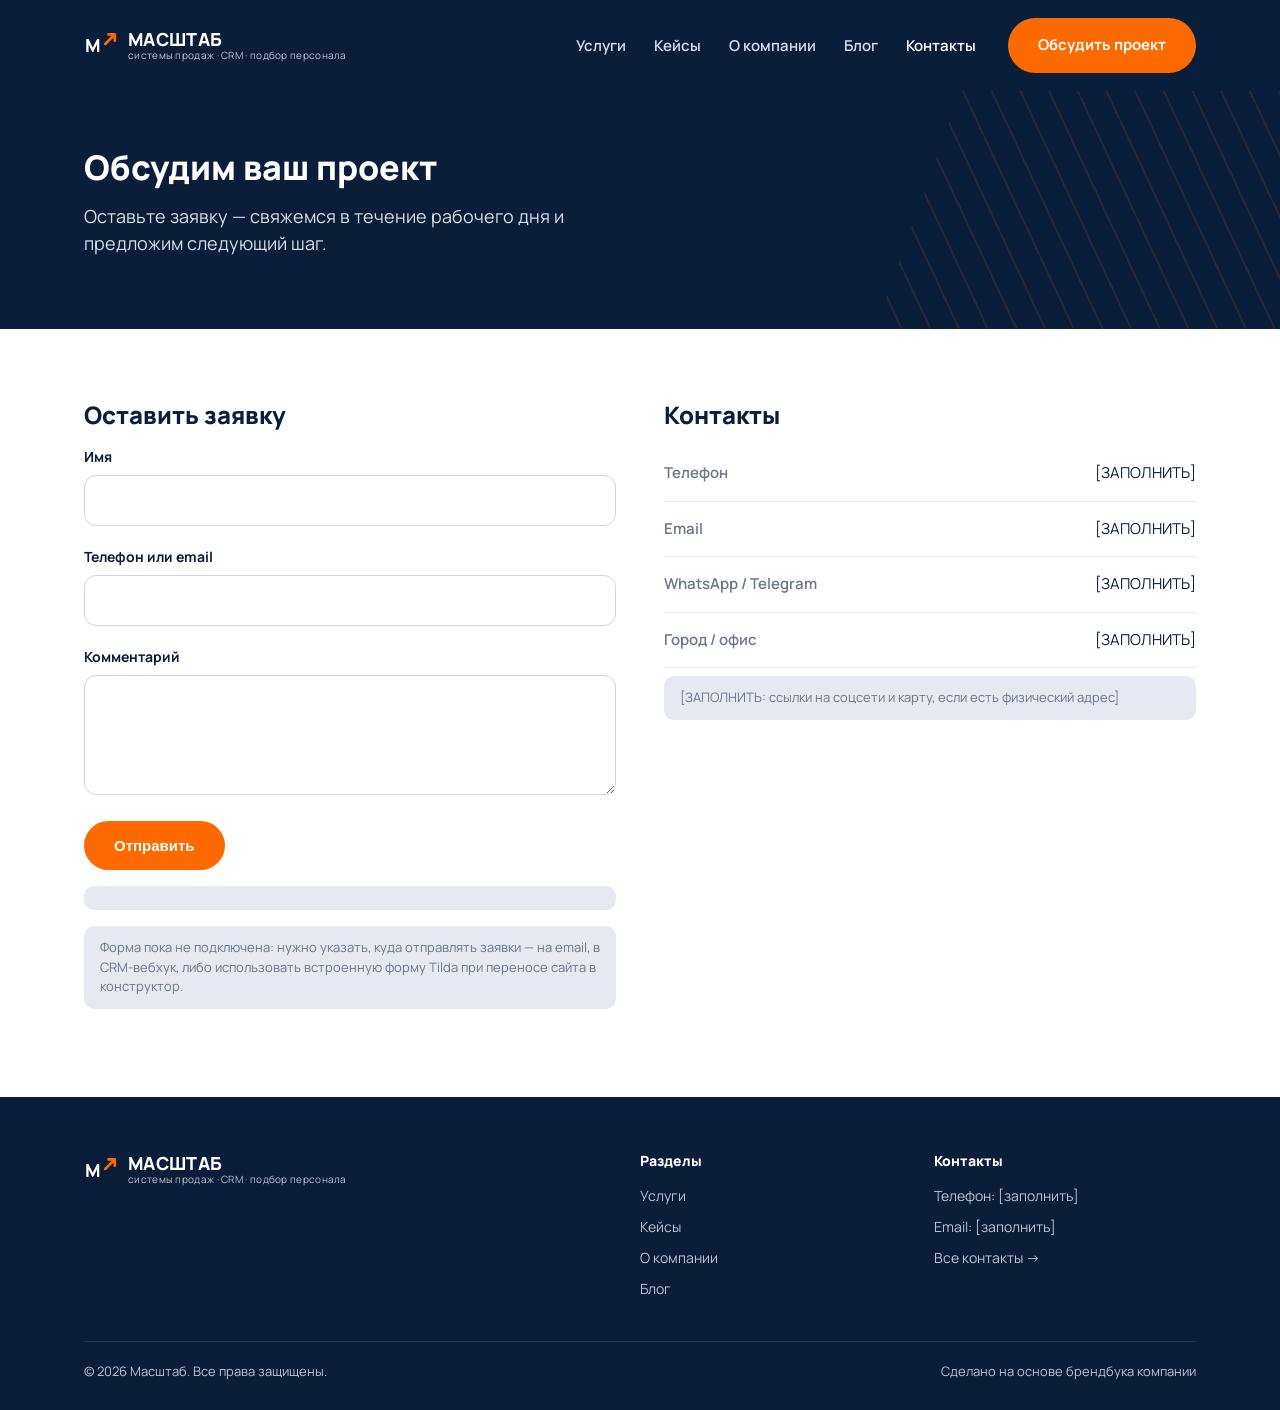
<file: site/contacts.html>
<!doctype html>
<html lang="ru">
<head>
<meta charset="utf-8">
<meta name="viewport" content="width=device-width, initial-scale=1">
<title>Контакты — Масштаб</title>
<meta name="description" content="Свяжитесь с нами, чтобы обсудить проект.">
<link rel="preconnect" href="https://fonts.googleapis.com">
<link rel="preconnect" href="https://fonts.gstatic.com" crossorigin>
<link href="https://fonts.googleapis.com/css2?family=Manrope:wght@400;600;700;800&display=swap" rel="stylesheet">
<link rel="stylesheet" href="assets/style.css">
</head>
<body>

<header class="site-header">
  <div class="container">
    <a href="index.html" class="logo">
      <svg viewBox="0 0 64 64" aria-hidden="true"><text x="2" y="46" font-family="Manrope, sans-serif" font-weight="800" font-size="34" fill="#FFFFFF">M</text><path d="M40 30 L58 12 M58 12 L58 24 M58 12 L46 12" stroke="#FF6A00" stroke-width="5" stroke-linecap="round" stroke-linejoin="round" fill="none"/></svg>
      <span class="logo-text"><strong>МАСШТАБ</strong><span>системы продаж · CRM · подбор персонала</span></span>
    </a>
    <nav class="nav">
      <ul class="nav-links">
        <li><a href="services.html">Услуги</a></li>
        <li><a href="cases.html">Кейсы</a></li>
        <li><a href="about.html">О компании</a></li>
        <li><a href="blog.html">Блог</a></li>
        <li><a href="contacts.html" aria-current="page">Контакты</a></li>
      </ul>
      <a href="contacts.html" class="btn btn--primary">Обсудить проект</a>
      <button class="nav-toggle" aria-label="Открыть меню"><span></span><span></span><span></span></button>
    </nav>
  </div>
</header>

<section class="hero" style="padding: 56px 0;">
  <div class="container">
    <div class="hero-inner">
      <h1 style="font-size: 34px;">Обсудим ваш проект</h1>
      <p class="lead">Оставьте заявку — свяжемся в течение рабочего дня и предложим следующий шаг.</p>
    </div>
  </div>
</section>

<section class="section">
  <div class="container">
    <div class="form-grid">
      <div>
        <h2>Оставить заявку</h2>
        <form class="contact-form">
          <div class="form-field">
            <label for="name">Имя</label>
            <input type="text" id="name" name="name" required>
          </div>
          <div class="form-field">
            <label for="phone">Телефон или email</label>
            <input type="text" id="phone" name="phone" required>
          </div>
          <div class="form-field">
            <label for="message">Комментарий</label>
            <textarea id="message" name="message"></textarea>
          </div>
          <button type="submit" class="btn btn--primary">Отправить</button>
          <p class="form-status placeholder-note" style="margin-top:16px;"></p>
        </form>
        <p class="placeholder-note">
          Форма пока не подключена: нужно указать, куда отправлять заявки — на email,
          в CRM-вебхук, либо использовать встроенную форму Tilda при переносе сайта в
          конструктор.
        </p>
      </div>
      <div>
        <h2>Контакты</h2>
        <ul class="contact-list">
          <li><strong>Телефон</strong> <span>[ЗАПОЛНИТЬ]</span></li>
          <li><strong>Email</strong> <span>[ЗАПОЛНИТЬ]</span></li>
          <li><strong>WhatsApp / Telegram</strong> <span>[ЗАПОЛНИТЬ]</span></li>
          <li><strong>Город / офис</strong> <span>[ЗАПОЛНИТЬ]</span></li>
        </ul>
        <p class="placeholder-note">[ЗАПОЛНИТЬ: ссылки на соцсети и карту, если есть физический адрес]</p>
      </div>
    </div>
  </div>
</section>

<footer class="site-footer">
  <div class="container">
    <div class="footer-grid">
      <div>
        <a href="index.html" class="logo">
          <svg viewBox="0 0 64 64" aria-hidden="true"><text x="2" y="46" font-family="Manrope, sans-serif" font-weight="800" font-size="34" fill="#FFFFFF">M</text><path d="M40 30 L58 12 M58 12 L58 24 M58 12 L46 12" stroke="#FF6A00" stroke-width="5" stroke-linecap="round" stroke-linejoin="round" fill="none"/></svg>
          <span class="logo-text"><strong>МАСШТАБ</strong><span>системы продаж · CRM · подбор персонала</span></span>
        </a>
      </div>
      <div>
        <h4>Разделы</h4>
        <ul>
          <li><a href="services.html">Услуги</a></li>
          <li><a href="cases.html">Кейсы</a></li>
          <li><a href="about.html">О компании</a></li>
          <li><a href="blog.html">Блог</a></li>
        </ul>
      </div>
      <div>
        <h4>Контакты</h4>
        <ul>
          <li>Телефон: [заполнить]</li>
          <li>Email: [заполнить]</li>
          <li><a href="contacts.html">Все контакты →</a></li>
        </ul>
      </div>
    </div>
    <div class="footer-bottom">
      <span>© 2026 Масштаб. Все права защищены.</span>
      <span>Сделано на основе брендбука компании</span>
    </div>
  </div>
</footer>

<script src="assets/script.js"></script>
</body>
</html>
</file>
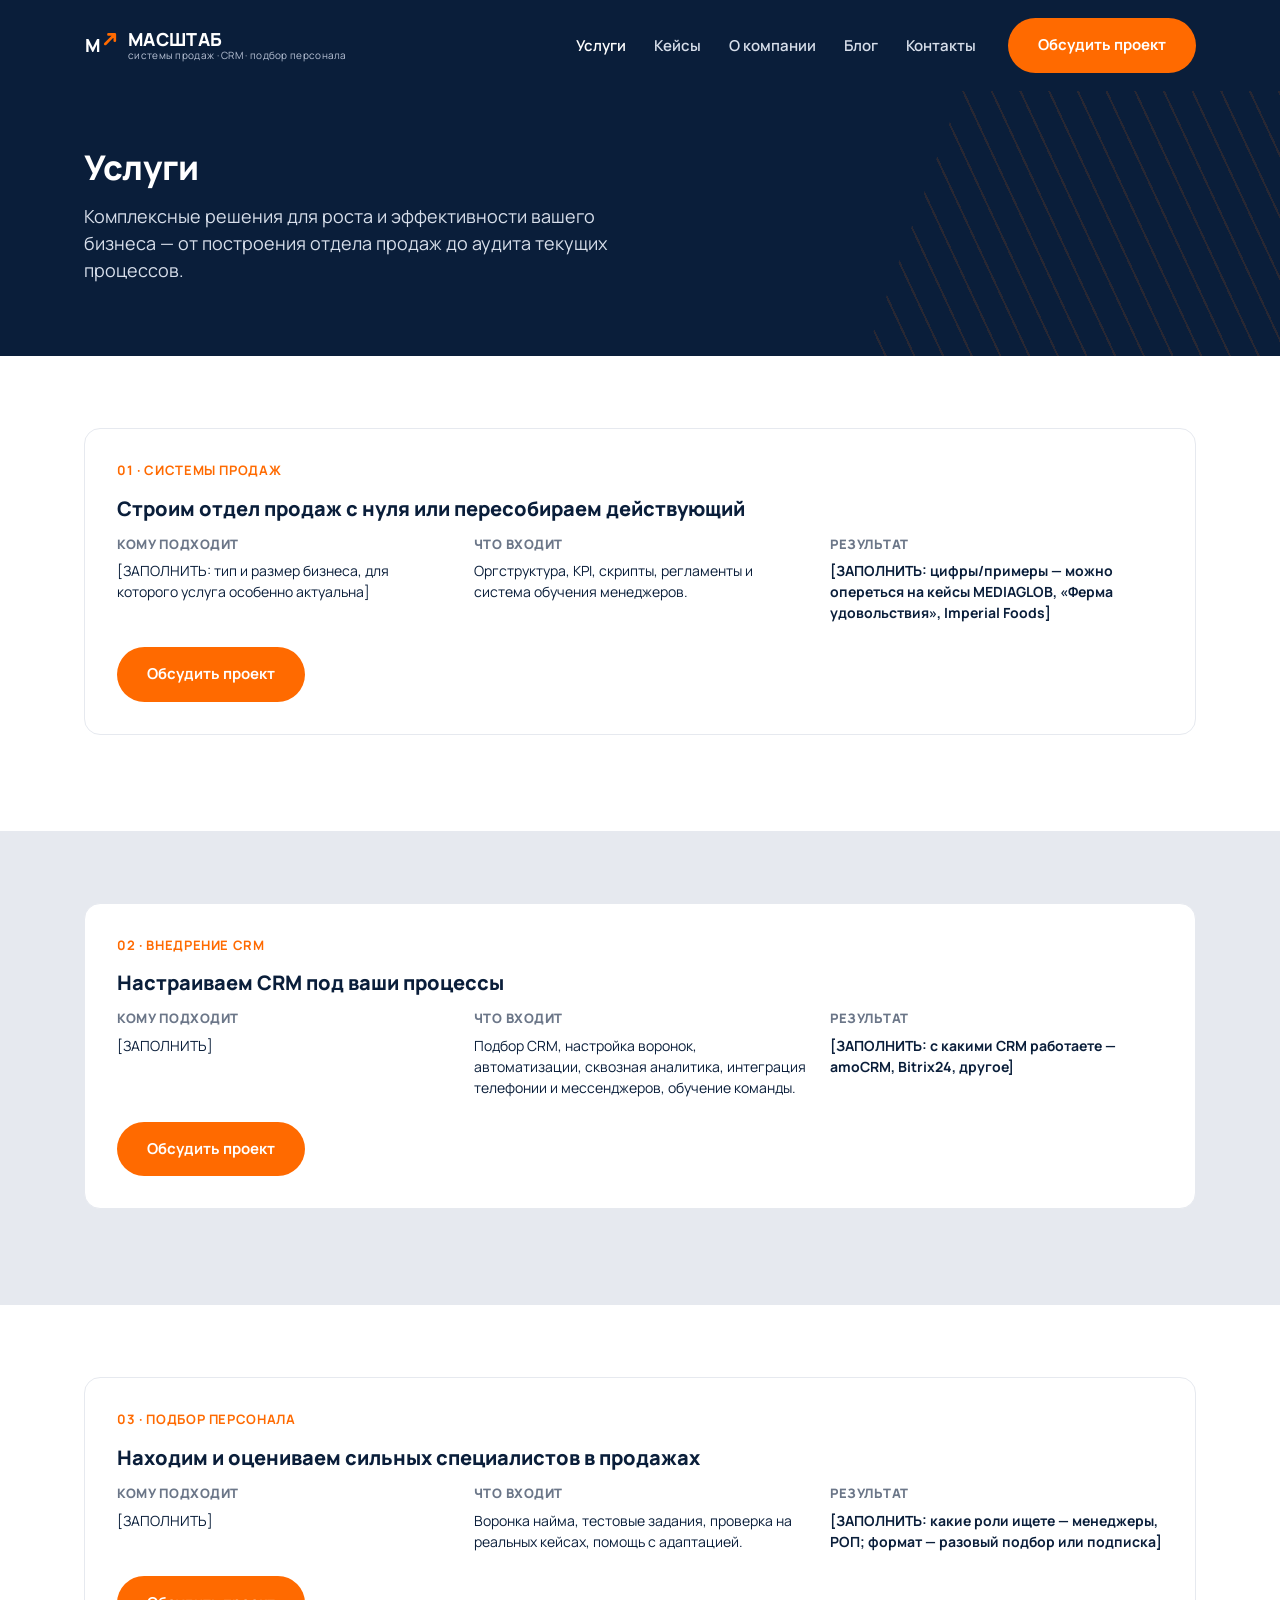
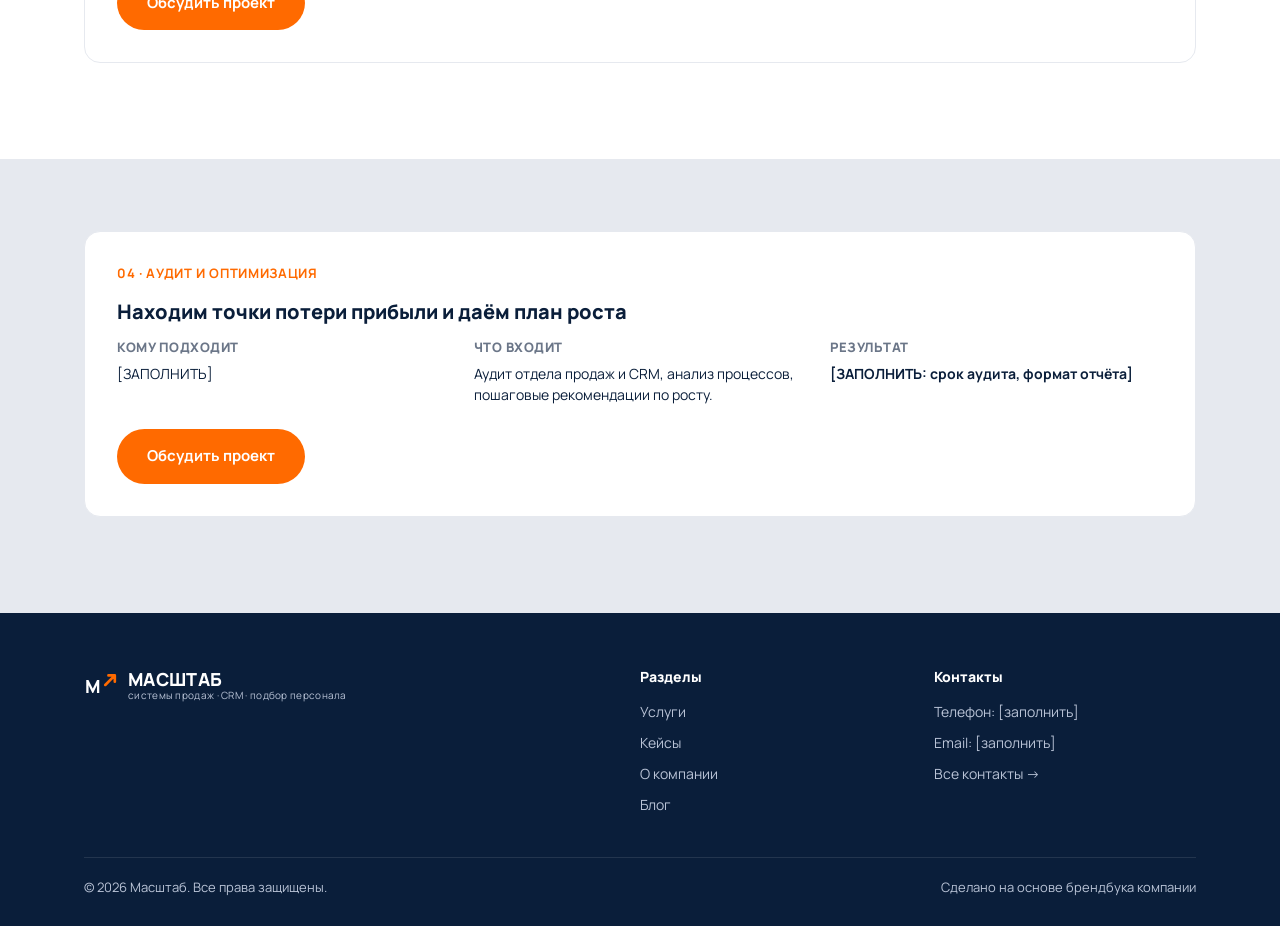
<file: site/services.html>
<!doctype html>
<html lang="ru">
<head>
<meta charset="utf-8">
<meta name="viewport" content="width=device-width, initial-scale=1">
<title>Услуги — Масштаб</title>
<meta name="description" content="Системы продаж, внедрение CRM, подбор персонала, аудит и оптимизация отдела продаж.">
<link rel="preconnect" href="https://fonts.googleapis.com">
<link rel="preconnect" href="https://fonts.gstatic.com" crossorigin>
<link href="https://fonts.googleapis.com/css2?family=Manrope:wght@400;600;700;800&display=swap" rel="stylesheet">
<link rel="stylesheet" href="assets/style.css">
</head>
<body>

<header class="site-header">
  <div class="container">
    <a href="index.html" class="logo">
      <svg viewBox="0 0 64 64" aria-hidden="true"><text x="2" y="46" font-family="Manrope, sans-serif" font-weight="800" font-size="34" fill="#FFFFFF">M</text><path d="M40 30 L58 12 M58 12 L58 24 M58 12 L46 12" stroke="#FF6A00" stroke-width="5" stroke-linecap="round" stroke-linejoin="round" fill="none"/></svg>
      <span class="logo-text"><strong>МАСШТАБ</strong><span>системы продаж · CRM · подбор персонала</span></span>
    </a>
    <nav class="nav">
      <ul class="nav-links">
        <li><a href="services.html" aria-current="page">Услуги</a></li>
        <li><a href="cases.html">Кейсы</a></li>
        <li><a href="about.html">О компании</a></li>
        <li><a href="blog.html">Блог</a></li>
        <li><a href="contacts.html">Контакты</a></li>
      </ul>
      <a href="contacts.html" class="btn btn--primary">Обсудить проект</a>
      <button class="nav-toggle" aria-label="Открыть меню"><span></span><span></span><span></span></button>
    </nav>
  </div>
</header>

<section class="hero" style="padding: 56px 0;">
  <div class="container">
    <div class="hero-inner">
      <h1 style="font-size: 34px;">Услуги</h1>
      <p class="lead">Комплексные решения для роста и эффективности вашего бизнеса — от построения отдела продаж до аудита текущих процессов.</p>
    </div>
  </div>
</section>

<section class="section" id="sistemy-prodazh">
  <div class="container">
    <div class="case-entry">
      <span class="niche">01 · Системы продаж</span>
      <h3>Строим отдел продаж с нуля или пересобираем действующий</h3>
      <div class="case-columns">
        <div>
          <h4>Кому подходит</h4>
          <p>[ЗАПОЛНИТЬ: тип и размер бизнеса, для которого услуга особенно актуальна]</p>
        </div>
        <div>
          <h4>Что входит</h4>
          <p>Оргструктура, KPI, скрипты, регламенты и система обучения менеджеров.</p>
        </div>
        <div class="result">
          <h4>Результат</h4>
          <p>[ЗАПОЛНИТЬ: цифры/примеры — можно опереться на кейсы MEDIAGLOB, «Ферма удовольствия», Imperial Foods]</p>
        </div>
      </div>
      <div class="btn-row" style="margin-top:24px;">
        <a href="contacts.html" class="btn btn--primary">Обсудить проект</a>
      </div>
    </div>
  </div>
</section>

<section class="section section--gray" id="vnedrenie-crm">
  <div class="container">
    <div class="case-entry">
      <span class="niche">02 · Внедрение CRM</span>
      <h3>Настраиваем CRM под ваши процессы</h3>
      <div class="case-columns">
        <div>
          <h4>Кому подходит</h4>
          <p>[ЗАПОЛНИТЬ]</p>
        </div>
        <div>
          <h4>Что входит</h4>
          <p>Подбор CRM, настройка воронок, автоматизации, сквозная аналитика, интеграция телефонии и мессенджеров, обучение команды.</p>
        </div>
        <div class="result">
          <h4>Результат</h4>
          <p>[ЗАПОЛНИТЬ: с какими CRM работаете — amoCRM, Bitrix24, другое]</p>
        </div>
      </div>
      <div class="btn-row" style="margin-top:24px;">
        <a href="contacts.html" class="btn btn--primary">Обсудить проект</a>
      </div>
    </div>
  </div>
</section>

<section class="section" id="podbor-personala">
  <div class="container">
    <div class="case-entry">
      <span class="niche">03 · Подбор персонала</span>
      <h3>Находим и оцениваем сильных специалистов в продажах</h3>
      <div class="case-columns">
        <div>
          <h4>Кому подходит</h4>
          <p>[ЗАПОЛНИТЬ]</p>
        </div>
        <div>
          <h4>Что входит</h4>
          <p>Воронка найма, тестовые задания, проверка на реальных кейсах, помощь с адаптацией.</p>
        </div>
        <div class="result">
          <h4>Результат</h4>
          <p>[ЗАПОЛНИТЬ: какие роли ищете — менеджеры, РОП; формат — разовый подбор или подписка]</p>
        </div>
      </div>
      <div class="btn-row" style="margin-top:24px;">
        <a href="contacts.html" class="btn btn--primary">Обсудить проект</a>
      </div>
    </div>
  </div>
</section>

<section class="section section--gray" id="audit">
  <div class="container">
    <div class="case-entry">
      <span class="niche">04 · Аудит и оптимизация</span>
      <h3>Находим точки потери прибыли и даём план роста</h3>
      <div class="case-columns">
        <div>
          <h4>Кому подходит</h4>
          <p>[ЗАПОЛНИТЬ]</p>
        </div>
        <div>
          <h4>Что входит</h4>
          <p>Аудит отдела продаж и CRM, анализ процессов, пошаговые рекомендации по росту.</p>
        </div>
        <div class="result">
          <h4>Результат</h4>
          <p>[ЗАПОЛНИТЬ: срок аудита, формат отчёта]</p>
        </div>
      </div>
      <div class="btn-row" style="margin-top:24px;">
        <a href="contacts.html" class="btn btn--primary">Обсудить проект</a>
      </div>
    </div>
  </div>
</section>

<footer class="site-footer">
  <div class="container">
    <div class="footer-grid">
      <div>
        <a href="index.html" class="logo">
          <svg viewBox="0 0 64 64" aria-hidden="true"><text x="2" y="46" font-family="Manrope, sans-serif" font-weight="800" font-size="34" fill="#FFFFFF">M</text><path d="M40 30 L58 12 M58 12 L58 24 M58 12 L46 12" stroke="#FF6A00" stroke-width="5" stroke-linecap="round" stroke-linejoin="round" fill="none"/></svg>
          <span class="logo-text"><strong>МАСШТАБ</strong><span>системы продаж · CRM · подбор персонала</span></span>
        </a>
      </div>
      <div>
        <h4>Разделы</h4>
        <ul>
          <li><a href="services.html">Услуги</a></li>
          <li><a href="cases.html">Кейсы</a></li>
          <li><a href="about.html">О компании</a></li>
          <li><a href="blog.html">Блог</a></li>
        </ul>
      </div>
      <div>
        <h4>Контакты</h4>
        <ul>
          <li>Телефон: [заполнить]</li>
          <li>Email: [заполнить]</li>
          <li><a href="contacts.html">Все контакты →</a></li>
        </ul>
      </div>
    </div>
    <div class="footer-bottom">
      <span>© 2026 Масштаб. Все права защищены.</span>
      <span>Сделано на основе брендбука компании</span>
    </div>
  </div>
</footer>

<script src="assets/script.js"></script>
</body>
</html>
</file>
<file: site/assets/style.css>
/* Масштаб — общие стили сайта */

:root {
  --navy: #0A1E3A;
  --navy-light: #12294f;
  --orange: #FF6A00;
  --orange-dark: #e05f00;
  --white: #FFFFFF;
  --gray: #E6E9EF;
  --text-muted: #6b7688;
  --radius: 16px;
  --container: 1160px;
}

* {
  box-sizing: border-box;
}

html {
  scroll-behavior: smooth;
}

body {
  margin: 0;
  font-family: "Manrope", "Segoe UI", Arial, sans-serif;
  color: var(--navy);
  background: var(--white);
  line-height: 1.5;
}

img {
  max-width: 100%;
  display: block;
}

a {
  color: inherit;
  text-decoration: none;
}

h1, h2, h3, h4 {
  font-weight: 800;
  line-height: 1.2;
  margin: 0 0 16px;
}

p {
  margin: 0 0 16px;
}

ul {
  margin: 0;
  padding: 0;
  list-style: none;
}

.container {
  width: 100%;
  max-width: var(--container);
  margin: 0 auto;
  padding: 0 24px;
}

.section {
  padding: 72px 0;
}

.section--gray {
  background: var(--gray);
}

.section--navy {
  background: var(--navy);
  color: var(--white);
}

.eyebrow {
  color: var(--orange);
  font-weight: 700;
  text-transform: uppercase;
  letter-spacing: 0.08em;
  font-size: 13px;
  margin-bottom: 12px;
  display: block;
}

.section-head {
  max-width: 640px;
  margin: 0 0 48px;
}

.section-head p {
  color: var(--text-muted);
  font-size: 18px;
}

.section--navy .section-head p {
  color: #b9c3d6;
}

/* Buttons */

.btn {
  display: inline-flex;
  align-items: center;
  justify-content: center;
  gap: 8px;
  padding: 14px 28px;
  border-radius: 999px;
  font-weight: 700;
  font-size: 15px;
  cursor: pointer;
  border: 2px solid transparent;
  transition: transform 0.15s ease, background 0.15s ease, color 0.15s ease;
  white-space: nowrap;
}

.btn:hover {
  transform: translateY(-1px);
}

.btn--primary {
  background: var(--orange);
  color: var(--white);
}

.btn--primary:hover {
  background: var(--orange-dark);
}

.btn--outline {
  background: transparent;
  border-color: currentColor;
  color: var(--white);
}

.section--navy .btn--outline {
  color: var(--white);
}

.btn--outline-navy {
  background: transparent;
  border-color: var(--navy);
  color: var(--navy);
}

.btn-row {
  display: flex;
  gap: 16px;
  flex-wrap: wrap;
}

/* Header */

.site-header {
  background: var(--navy);
  position: sticky;
  top: 0;
  z-index: 50;
}

.site-header .container {
  display: flex;
  align-items: center;
  justify-content: space-between;
  padding-top: 18px;
  padding-bottom: 18px;
}

.logo {
  display: flex;
  align-items: center;
  gap: 10px;
  color: var(--white);
}

.logo svg {
  width: 34px;
  height: 34px;
  flex-shrink: 0;
}

.logo-text {
  display: flex;
  flex-direction: column;
  line-height: 1.1;
}

.logo-text strong {
  font-size: 18px;
  font-weight: 800;
  letter-spacing: 0.02em;
}

.logo-text span {
  font-size: 10px;
  color: #b9c3d6;
  letter-spacing: 0.03em;
}

.nav {
  display: flex;
  align-items: center;
  gap: 32px;
}

.nav-links {
  display: flex;
  gap: 28px;
}

.nav-links a {
  color: #d7deea;
  font-size: 15px;
  font-weight: 600;
  transition: color 0.15s ease;
}

.nav-links a:hover,
.nav-links a[aria-current="page"] {
  color: var(--white);
}

.nav-toggle {
  display: none;
  background: none;
  border: none;
  cursor: pointer;
  padding: 8px;
}

.nav-toggle span {
  display: block;
  width: 24px;
  height: 2px;
  background: var(--white);
  margin: 5px 0;
}

/* Hero */

.hero {
  background: var(--navy);
  color: var(--white);
  position: relative;
  overflow: hidden;
  padding: 80px 0 96px;
}

.hero::after {
  content: "";
  position: absolute;
  right: -60px;
  top: -60px;
  width: 420px;
  height: 420px;
  background: repeating-linear-gradient(
    45deg,
    rgba(255, 106, 0, 0.12) 0,
    rgba(255, 106, 0, 0.12) 2px,
    transparent 2px,
    transparent 26px
  );
  transform: rotate(20deg);
  pointer-events: none;
}

.hero-inner {
  max-width: 680px;
  position: relative;
}

.hero h1 {
  font-size: 44px;
}

.hero p.lead {
  font-size: 18px;
  color: #d7deea;
  max-width: 560px;
}

/* Trust bar */

.trust-grid {
  display: grid;
  grid-template-columns: repeat(4, 1fr);
  gap: 24px;
  margin-top: -56px;
  position: relative;
  z-index: 2;
}

.trust-card {
  background: var(--white);
  border-radius: var(--radius);
  padding: 28px 24px;
  box-shadow: 0 20px 40px rgba(10, 30, 58, 0.12);
}

.trust-card strong {
  display: block;
  font-size: 15px;
  color: var(--navy);
}

.trust-card .value {
  font-size: 15px;
  font-weight: 800;
  color: var(--orange);
  margin-bottom: 6px;
  display: block;
}

/* Approach / value props */

.approach-grid {
  display: grid;
  grid-template-columns: repeat(5, 1fr);
  gap: 24px;
}

.approach-card {
  text-align: left;
}

.icon-badge {
  width: 48px;
  height: 48px;
  border-radius: 12px;
  background: rgba(255, 106, 0, 0.1);
  display: flex;
  align-items: center;
  justify-content: center;
  margin-bottom: 16px;
}

.icon-badge svg {
  width: 24px;
  height: 24px;
  color: var(--orange);
}

.approach-card h3 {
  font-size: 16px;
  margin-bottom: 8px;
}

.approach-card p {
  font-size: 14px;
  color: var(--text-muted);
  margin: 0;
}

/* Cards grid (services) */

.card-grid {
  display: grid;
  grid-template-columns: repeat(4, 1fr);
  gap: 24px;
}

.service-card {
  background: var(--white);
  border-radius: var(--radius);
  padding: 32px 24px;
  border: 1px solid var(--gray);
  transition: box-shadow 0.15s ease, transform 0.15s ease;
  display: flex;
  flex-direction: column;
}

.service-card:hover {
  box-shadow: 0 16px 32px rgba(10, 30, 58, 0.1);
  transform: translateY(-2px);
}

.service-card .icon-badge {
  background: rgba(10, 30, 58, 0.06);
}

.service-card .icon-badge svg {
  color: var(--navy);
}

.service-card h3 {
  font-size: 18px;
}

.service-card p {
  color: var(--text-muted);
  font-size: 15px;
  flex-grow: 1;
}

.service-card .card-link {
  font-weight: 700;
  color: var(--orange);
  font-size: 14px;
  margin-top: 12px;
}

/* Process steps */

.steps-grid {
  display: grid;
  grid-template-columns: repeat(4, 1fr);
  gap: 24px;
  counter-reset: step;
}

.step-card {
  position: relative;
  padding: 28px 24px 24px;
  background: var(--white);
  border-radius: var(--radius);
  border: 1px solid var(--gray);
}

.step-card::before {
  counter-increment: step;
  content: counter(step, decimal-leading-zero);
  color: var(--orange);
  font-weight: 800;
  font-size: 22px;
  display: block;
  margin-bottom: 12px;
}

.step-card h3 {
  font-size: 16px;
}

.step-card p {
  color: var(--text-muted);
  font-size: 14px;
  margin: 0;
}

/* Case cards */

.case-grid {
  display: grid;
  grid-template-columns: repeat(3, 1fr);
  gap: 24px;
}

.case-card {
  background: var(--navy);
  color: var(--white);
  border-radius: var(--radius);
  padding: 28px 24px;
}

.case-card .eyebrow {
  color: #97e0c2;
}

.case-card h3 {
  font-size: 17px;
}

.case-card .metric {
  font-size: 28px;
  font-weight: 800;
  color: var(--orange);
  display: block;
  margin: 8px 0;
}

.case-card p {
  color: #b9c3d6;
  font-size: 14px;
  margin: 0;
}

/* Full case entries on the cases page */

.case-entry {
  background: var(--white);
  border: 1px solid var(--gray);
  border-radius: var(--radius);
  padding: 32px;
  margin-bottom: 24px;
}

.case-entry h3 {
  font-size: 20px;
  margin-bottom: 4px;
}

.case-entry .niche {
  color: var(--orange);
  font-weight: 700;
  font-size: 13px;
  text-transform: uppercase;
  letter-spacing: 0.05em;
  margin-bottom: 16px;
  display: block;
}

.case-columns {
  display: grid;
  grid-template-columns: repeat(3, 1fr);
  gap: 24px;
  margin-top: 16px;
}

.case-columns h4 {
  font-size: 13px;
  text-transform: uppercase;
  letter-spacing: 0.04em;
  color: var(--text-muted);
  margin-bottom: 8px;
}

.case-columns p {
  font-size: 14px;
  margin: 0;
}

.case-columns .result p {
  font-weight: 700;
  color: var(--navy);
}

.case-note {
  font-size: 13px;
  color: var(--text-muted);
  margin-top: 16px;
  font-style: italic;
}

.callout {
  background: var(--gray);
  border-radius: var(--radius);
  padding: 24px 28px;
  font-size: 15px;
  margin-bottom: 32px;
}

/* Founder / about */

.founder-block {
  display: grid;
  grid-template-columns: 260px 1fr;
  gap: 40px;
  align-items: center;
}

.photo-placeholder {
  width: 100%;
  aspect-ratio: 3 / 4;
  border-radius: var(--radius);
  background: linear-gradient(160deg, var(--navy), var(--navy-light));
  display: flex;
  flex-direction: column;
  align-items: center;
  justify-content: center;
  color: #b9c3d6;
  text-align: center;
  gap: 12px;
  padding: 16px;
}

.photo-placeholder svg {
  width: 56px;
  height: 56px;
  opacity: 0.6;
}

.photo-placeholder span {
  font-size: 12px;
  line-height: 1.4;
}

/* Numbers grid (about page) */

.numbers-grid {
  display: grid;
  grid-template-columns: repeat(4, 1fr);
  gap: 24px;
}

.number-card {
  text-align: center;
  padding: 28px 16px;
  background: var(--gray);
  border-radius: var(--radius);
}

.number-card .value {
  font-size: 28px;
  font-weight: 800;
  color: var(--orange);
  display: block;
  margin-bottom: 8px;
}

.number-card .label {
  font-size: 14px;
  color: var(--navy);
}

/* Forms */

.form-grid {
  display: grid;
  grid-template-columns: 1fr 1fr;
  gap: 48px;
  align-items: start;
}

.form-field {
  margin-bottom: 20px;
}

.form-field label {
  display: block;
  font-size: 14px;
  font-weight: 700;
  margin-bottom: 8px;
}

.form-field input,
.form-field textarea {
  width: 100%;
  padding: 14px 16px;
  border-radius: 12px;
  border: 1px solid #cfd6e4;
  font-family: inherit;
  font-size: 15px;
}

.form-field textarea {
  min-height: 120px;
  resize: vertical;
}

.contact-list {
  list-style: none;
  padding: 0;
}

.contact-list li {
  padding: 16px 0;
  border-bottom: 1px solid var(--gray);
  display: flex;
  justify-content: space-between;
  font-size: 15px;
}

.contact-list strong {
  color: var(--text-muted);
  font-weight: 600;
}

.placeholder-note {
  font-size: 13px;
  color: var(--text-muted);
  background: var(--gray);
  border-radius: 10px;
  padding: 12px 16px;
  margin-top: 8px;
}

/* Blog */

.blog-grid {
  display: grid;
  grid-template-columns: repeat(3, 1fr);
  gap: 24px;
}

.blog-card {
  border: 1px dashed #cfd6e4;
  border-radius: var(--radius);
  padding: 28px 24px;
  color: var(--text-muted);
}

.blog-card h3 {
  font-size: 16px;
  color: var(--navy);
}

/* CTA banner */

.cta-banner {
  background: var(--navy);
  color: var(--white);
  border-radius: 24px;
  padding: 56px;
  text-align: center;
  position: relative;
  overflow: hidden;
}

.cta-banner::after {
  content: "";
  position: absolute;
  left: -40px;
  bottom: -60px;
  width: 320px;
  height: 320px;
  background: repeating-linear-gradient(
    45deg,
    rgba(255, 106, 0, 0.12) 0,
    rgba(255, 106, 0, 0.12) 2px,
    transparent 2px,
    transparent 26px
  );
  transform: rotate(-15deg);
}

.cta-banner h2 {
  font-size: 30px;
  position: relative;
}

.cta-banner .btn-row {
  justify-content: center;
  position: relative;
}

/* Footer */

.site-footer {
  background: var(--navy);
  color: #b9c3d6;
  padding: 56px 0 28px;
}

.footer-grid {
  display: grid;
  grid-template-columns: 2fr 1fr 1fr;
  gap: 32px;
  margin-bottom: 32px;
}

.footer-grid h4 {
  color: var(--white);
  font-size: 14px;
  margin-bottom: 16px;
}

.footer-grid ul li {
  margin-bottom: 10px;
  font-size: 14px;
}

.footer-grid ul a:hover {
  color: var(--white);
}

.footer-bottom {
  border-top: 1px solid rgba(255, 255, 255, 0.1);
  padding-top: 20px;
  font-size: 13px;
  display: flex;
  justify-content: space-between;
  flex-wrap: wrap;
  gap: 8px;
}

/* Responsive */

@media (max-width: 960px) {
  .trust-grid,
  .approach-grid,
  .card-grid,
  .steps-grid,
  .case-grid,
  .case-columns,
  .numbers-grid {
    grid-template-columns: repeat(2, 1fr);
  }

  .founder-block,
  .form-grid {
    grid-template-columns: 1fr;
  }

  .footer-grid {
    grid-template-columns: 1fr 1fr;
  }
}

@media (max-width: 720px) {
  .nav-links {
    display: none;
  }

  .nav-toggle {
    display: block;
  }

  .nav.open .nav-links {
    display: flex;
    position: absolute;
    top: 100%;
    left: 0;
    right: 0;
    background: var(--navy);
    flex-direction: column;
    padding: 16px 24px 24px;
    gap: 16px;
  }

  .hero h1 {
    font-size: 32px;
  }

  .trust-grid,
  .approach-grid,
  .card-grid,
  .steps-grid,
  .case-grid,
  .case-columns,
  .numbers-grid,
  .footer-grid,
  .blog-grid {
    grid-template-columns: 1fr;
  }

  .cta-banner {
    padding: 40px 24px;
  }

  .cta-banner h2 {
    font-size: 24px;
  }
}
</file>
